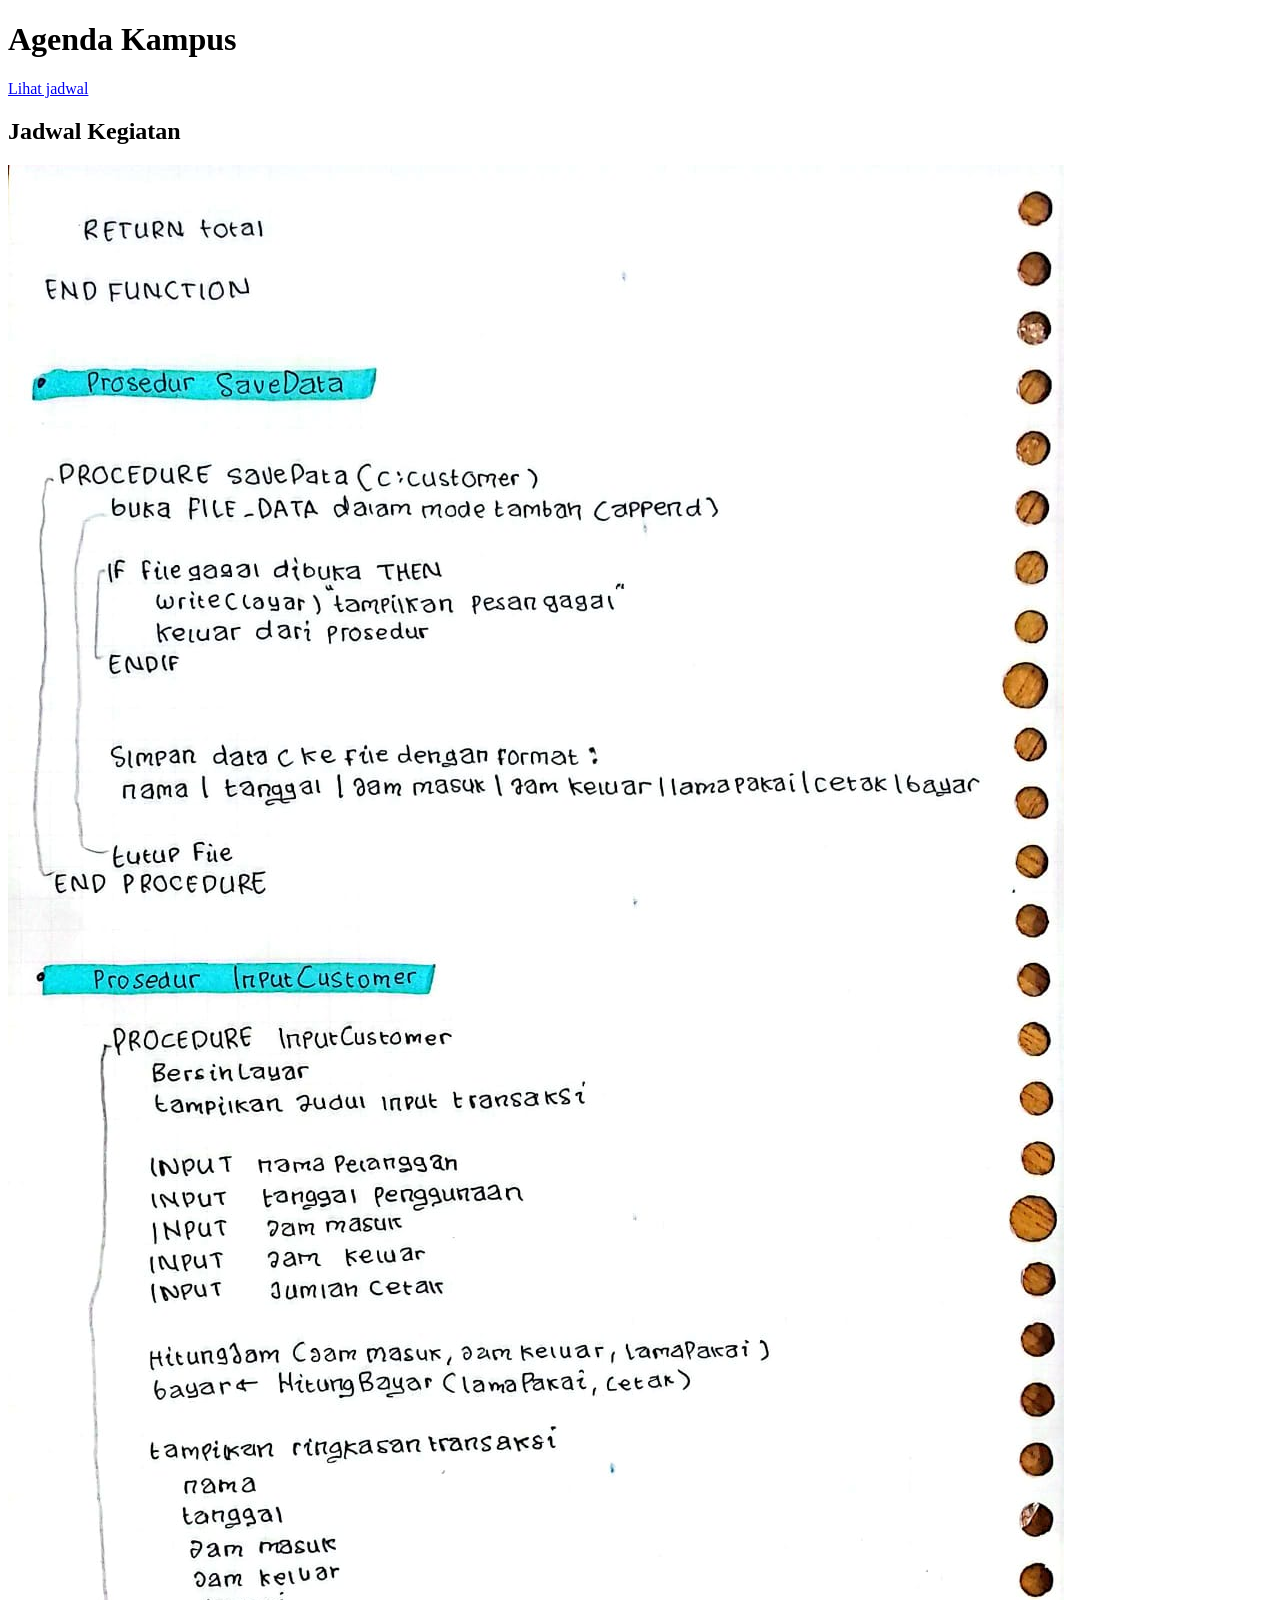
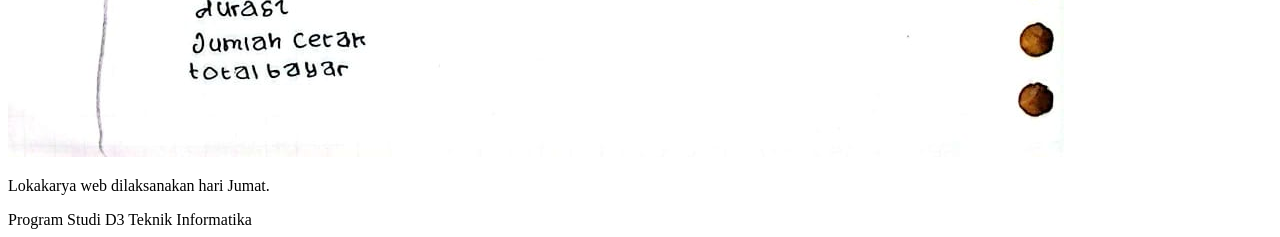
<file: 1. Troubleshooting HTML/index.html>
<!doctype html>
<html lang="id">
<head>
  <meta charset="utf-8">
  <meta name="viewport" content="width=device-width, initial-scale=1">
  <title>Eksperimen HTML</title>
</head>
<body>
  <header><h1>Agenda Kampus</h1></header>
  <nav><a href="#jadwal">Lihat jadwal</a></nav>
  <main>
    <section id="jadwal">
      <h2>Jadwal Kegiatan</h2>
      <img src="assets/kampus.jpg" alt="Mahasiswa mengikuti kegiatan kampus">
      <p>Lokakarya web dilaksanakan hari Jumat.</p>
    </section>
  </main>
  <footer>Program Studi D3 Teknik Informatika</footer>
</body>
</html>
</file>
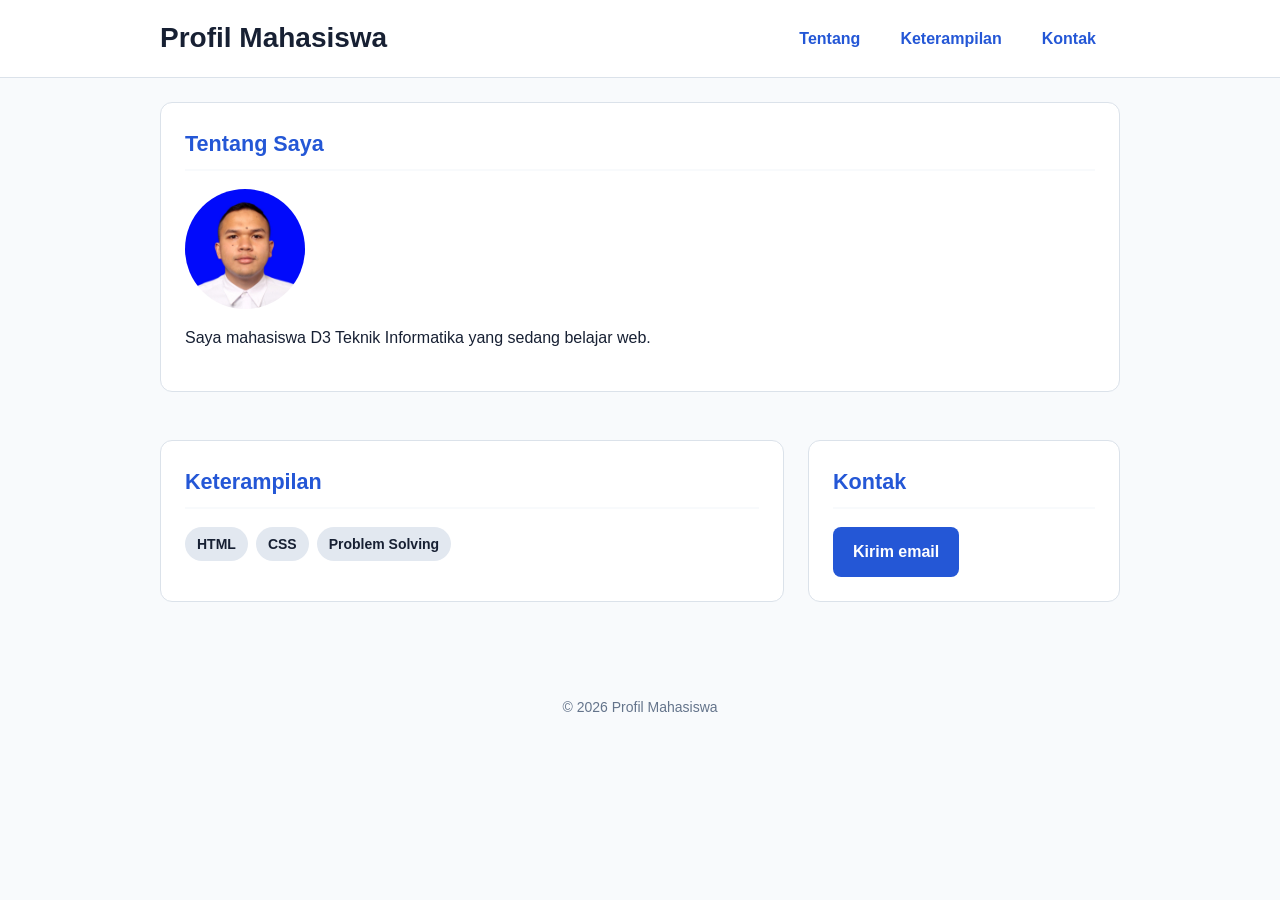
<file: 4. Tugas Praktikum/index.html>
<!doctype html>
<html lang="id">
<head>
  <meta charset="utf-8">
  <meta name="viewport" content="width=device-width, initial-scale=1">
  <title>Profil Mahasiswa</title>
  <link rel="stylesheet" href="css/style.css">
</head>
<body>

  <header class="site-header">
    <div class="container header-container">
      <h1>Profil Mahasiswa</h1>
      <nav class="nav-menu" aria-label="Navigasi Profil">
        <a class="nav-link" href="#tentang">Tentang</a>
        <a class="nav-link" href="#keterampilan">Keterampilan</a>
        <a class="nav-link" href="#kontak">Kontak</a>
      </nav>
    </div>
  </header>

  <main class="container">
    <div class="content-layout">
      <section id="tentang" class="card" aria-labelledby="judul-tentang">
        <h2 id="judul-tentang">Tentang Saya</h2>
        <img class="profile-img" src="assets/profile.jpeg" alt="Foto profil mahasiswa">
        <p>Saya mahasiswa D3 Teknik Informatika yang sedang belajar web.</p>
      </section>

      <section id="keterampilan" class="card" aria-labelledby="judul-keterampilan">
        <h2 id="judul-keterampilan">Keterampilan</h2>
        <ul class="skill-tags">
          <li>HTML</li>
          <li>CSS</li>
          <li>Problem Solving</li>
        </ul>
      </section>

      <section id="kontak" class="card" aria-labelledby="judul-kontak">
        <h2 id="judul-kontak">Kontak</h2>
        <a class="button" href="mailto:mahasiswa123@example.com">Kirim email</a>
      </section>
    </div>
  </main>

  <footer class="site-footer">
    <div class="container">
      <p>&copy; 2026 Profil Mahasiswa</p>
    </div>
  </footer>

</body>
</html>
</file>
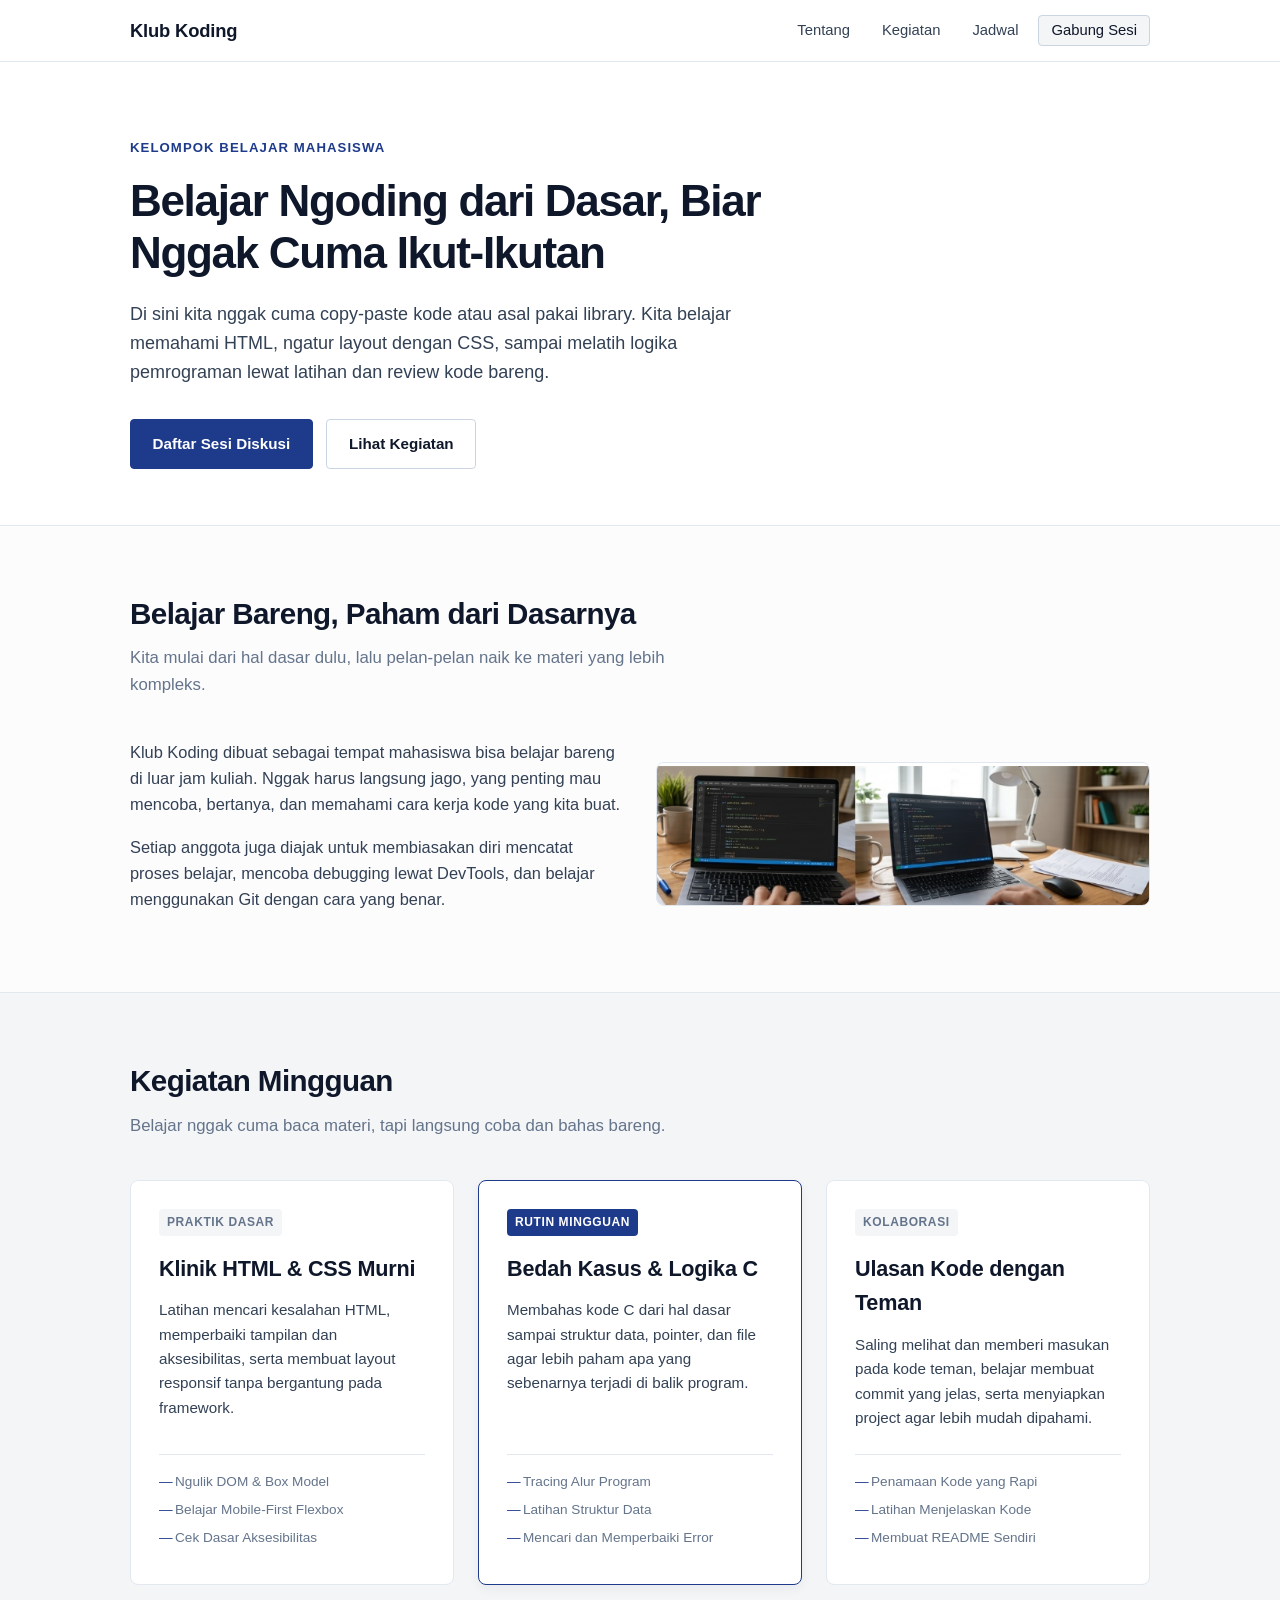
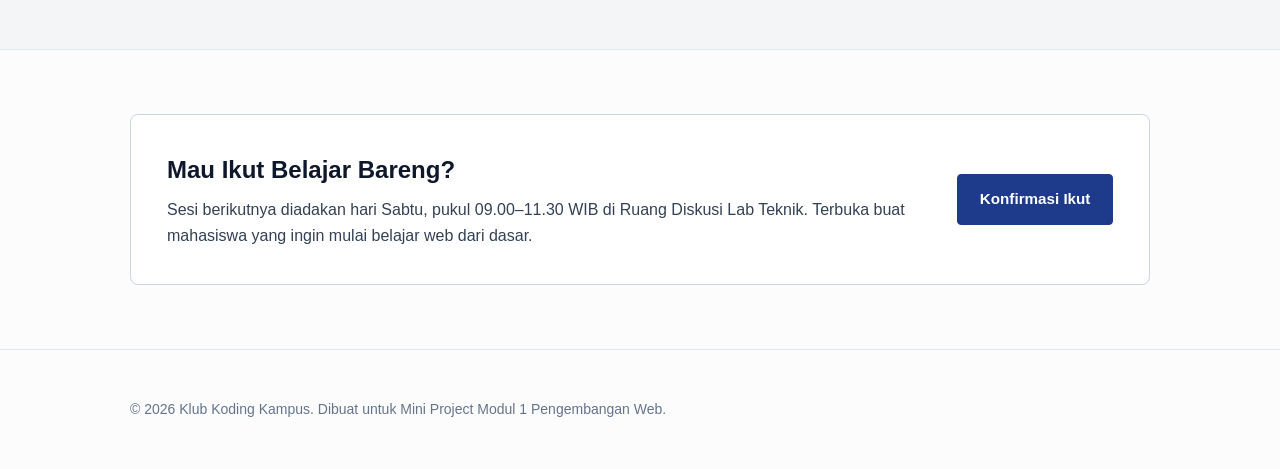
<file: 5. Mini project modul 1/index.html>
<!doctype html>
<html lang="id">
<head>
  <meta charset="utf-8">
  <meta name="viewport" content="width=device-width, initial-scale=1">
  <title>Klub Koding Kampus — Tempat Asik Belajar Web</title>
  <meta name="description" content="Komunitas belajar mahasiswa untuk memahami dasar web, logika pemrograman, dan cara kerja kode lewat praktik dan diskusi bareng.">
  <link rel="stylesheet" href="css/style.css">
</head>
<body>

  <header class="top-nav">
    <div class="shell nav-layout">
      <div class="brand">
        <a href="#hero" class="brand-link">Klub Koding</a>
      </div>
      <nav aria-label="Menu Utama">
        <ul class="nav-links">
          <li><a href="#tentang" class="nav-item">Tentang</a></li>
          <li><a href="#kegiatan" class="nav-item">Kegiatan</a></li>
          <li><a href="#jadwal" class="nav-item">Jadwal</a></li>
          <li><a href="#gabung" class="nav-item nav-btn">Gabung Sesi</a></li>
        </ul>
      </nav>
    </div>
  </header>

  <main>

    <section id="hero" class="hero-block" aria-labelledby="hero-title">
      <div class="shell">
        <div class="hero-content">
          <p class="tagline">Kelompok Belajar Mahasiswa</p>
          <h1 id="hero-title">Belajar Ngoding dari Dasar, Biar Nggak Cuma Ikut-Ikutan</h1>
          <p class="hero-lead">Di sini kita nggak cuma copy-paste kode atau asal pakai library. Kita belajar memahami HTML, ngatur layout dengan CSS, sampai melatih logika pemrograman lewat latihan dan review kode bareng.</p>
          <div class="action-row">
            <a href="#gabung" class="btn btn-primary">Daftar Sesi Diskusi</a>
            <a href="#kegiatan" class="btn btn-secondary">Lihat Kegiatan</a>
          </div>
        </div>
      </div>
    </section>

    <section id="tentang" class="section-pad" aria-labelledby="about-title">
      <div class="shell">
        <div class="section-head">
          <h2 id="about-title">Belajar Bareng, Paham dari Dasarnya</h2>
          <p>Kita mulai dari hal dasar dulu, lalu pelan-pelan naik ke materi yang lebih kompleks.</p>
        </div>
        <div class="about-grid">
          <div class="about-desc">
            <p>Klub Koding dibuat sebagai tempat mahasiswa bisa belajar bareng di luar jam kuliah. Nggak harus langsung jago, yang penting mau mencoba, bertanya, dan memahami cara kerja kode yang kita buat.</p>
            <p>Setiap anggota juga diajak untuk membiasakan diri mencatat proses belajar, mencoba debugging lewat DevTools, dan belajar menggunakan Git dengan cara yang benar.</p>
          </div>
          <figure class="about-figure">
            <img src="assets/workspace.jpg.png" alt="Belajar coding" class="fluid-img">
          </figure>
        </div>
      </div>
    </section>

    <section id="kegiatan" class="section-pad bg-contrast" aria-labelledby="activity-title">
      <div class="shell">
        <div class="section-head">
          <h2 id="activity-title">Kegiatan Mingguan</h2>
          <p>Belajar nggak cuma baca materi, tapi langsung coba dan bahas bareng.</p>
        </div>
        <div class="card-track">
          <article class="board">
            <span class="board-badge">Praktik Dasar</span>
            <h3 class="board-title">Klinik HTML & CSS Murni</h3>
            <p class="board-text">Latihan mencari kesalahan HTML, memperbaiki tampilan dan aksesibilitas, serta membuat layout responsif tanpa bergantung pada framework.</p>
            <ul class="board-specs">
              <li>Ngulik DOM & Box Model</li>
              <li>Belajar Mobile-First Flexbox</li>
              <li>Cek Dasar Aksesibilitas</li>
            </ul>
          </article>
          <article class="board board-highlight">
            <span class="board-badge badge-invert">Rutin Mingguan</span>
            <h3 class="board-title">Bedah Kasus & Logika C</h3>
            <p class="board-text">Membahas kode C dari hal dasar sampai struktur data, pointer, dan file agar lebih paham apa yang sebenarnya terjadi di balik program.</p>
            <ul class="board-specs">
              <li>Tracing Alur Program</li>
              <li>Latihan Struktur Data</li>
              <li>Mencari dan Memperbaiki Error</li>
            </ul>
          </article>
          <article class="board">
            <span class="board-badge">Kolaborasi</span>
            <h3 class="board-title">Ulasan Kode dengan Teman</h3>
            <p class="board-text">Saling melihat dan memberi masukan pada kode teman, belajar membuat commit yang jelas, serta menyiapkan project agar lebih mudah dipahami.</p>
            <ul class="board-specs">
              <li>Penamaan Kode yang Rapi</li>
              <li>Latihan Menjelaskan Kode</li>
              <li>Membuat README Sendiri</li>
            </ul>
          </article>
        </div>
      </div>
    </section>

    <section id="jadwal" class="section-pad" aria-labelledby="schedule-title">
      <div class="shell">
        <div class="info-banner" id="gabung">
          <div class="banner-body">
            <h2 id="schedule-title">Mau Ikut Belajar Bareng?</h2>
            <p>Sesi berikutnya diadakan hari Sabtu, pukul 09.00–11.30 WIB di Ruang Diskusi Lab Teknik. Terbuka buat mahasiswa yang ingin mulai belajar web dari dasar.</p>
          </div>
          <div class="banner-action">
            <a href="mailto:anonim@kampus.ac.id" class="btn btn-primary">Konfirmasi Ikut</a>
          </div>
        </div>
      </div>
    </section>

  </main>

  <footer class="site-end">
    <div class="shell end-layout">
      <p>&copy; 2026 Klub Koding Kampus. Dibuat untuk Mini Project Modul 1 Pengembangan Web.</p>
    </div>
  </footer>
  
</body>
</html>
</file>
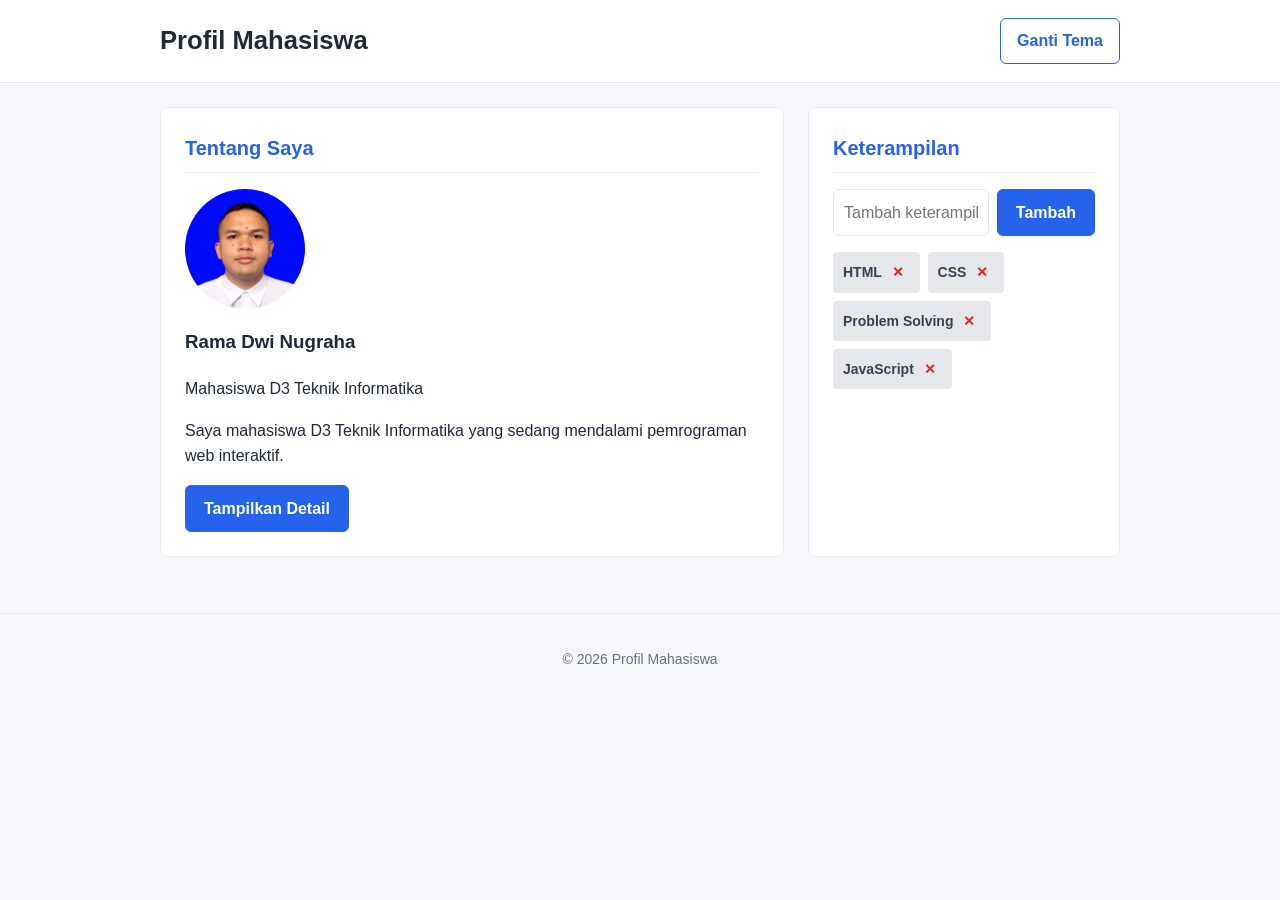
<file: 2. WEEK 2/4. Homework/index.html>
<!doctype html>
<html lang="id">
<head>
  <meta charset="utf-8">
  <meta name="viewport" content="width=device-width, initial-scale=1">
  <title>Interactive Profile Card</title>
  <link rel="stylesheet" href="css/style.css">
</head>
<body>
  <header class="site-header">
    <div class="container header-container">
      <h1>Profil Mahasiswa</h1>
      <button id="theme-toggle" class="button-sec">Ganti Tema</button>
    </div>
  </header>

  <main class="container">
    <div id="state-loading" class="state-box">Memuat data profil...</div>
    <div id="state-error" class="state-box hidden">
      <p>Gagal memuat data profil.</p>
      <button id="btn-retry" class="button">Coba Lagi</button>
    </div>

    <div id="profile-card" class="content-layout hidden">
      <section id="tentang" class="card" aria-labelledby="judul-tentang">
        <h2 id="judul-tentang">Tentang Saya</h2>
        <img id="profile-img" class="profile-img" src="" alt="Foto profil mahasiswa">
        <h3 id="profile-name"></h3>
        <p id="profile-role" class="badge-role"></p>
        <p id="profile-bio"></p>

        <button id="btn-detail" class="button" aria-expanded="false">Tampilkan Detail</button>
        <div id="profile-detail" class="detail-content hidden">
          <p id="detail-text"></p>
        </div>
      </section>

      <section id="keterampilan" class="card" aria-labelledby="judul-keterampilan">
        <h2 id="judul-keterampilan">Keterampilan</h2>
        
        <form id="skill-form" class="skill-form">
          <input type="text" id="skill-input" placeholder="Tambah keterampilan..." />
          <button type="submit" class="button">Tambah</button>
        </form>
        <p id="form-error" class="error-text hidden">Keterampilan tidak boleh kosong!</p>

        <p id="state-empty-skill" class="empty-text hidden">Belum ada keterampilan.</p>
        <ul id="skill-list" class="skill-tags"></ul>
      </section>
    </div>
  </main>

  <footer class="site-footer">
    <div class="container">
      <p>&copy; 2026 Profil Mahasiswa</p>
    </div>
  </footer>

  <script src="js/app.js" defer></script>
</body>
</html>
</file>
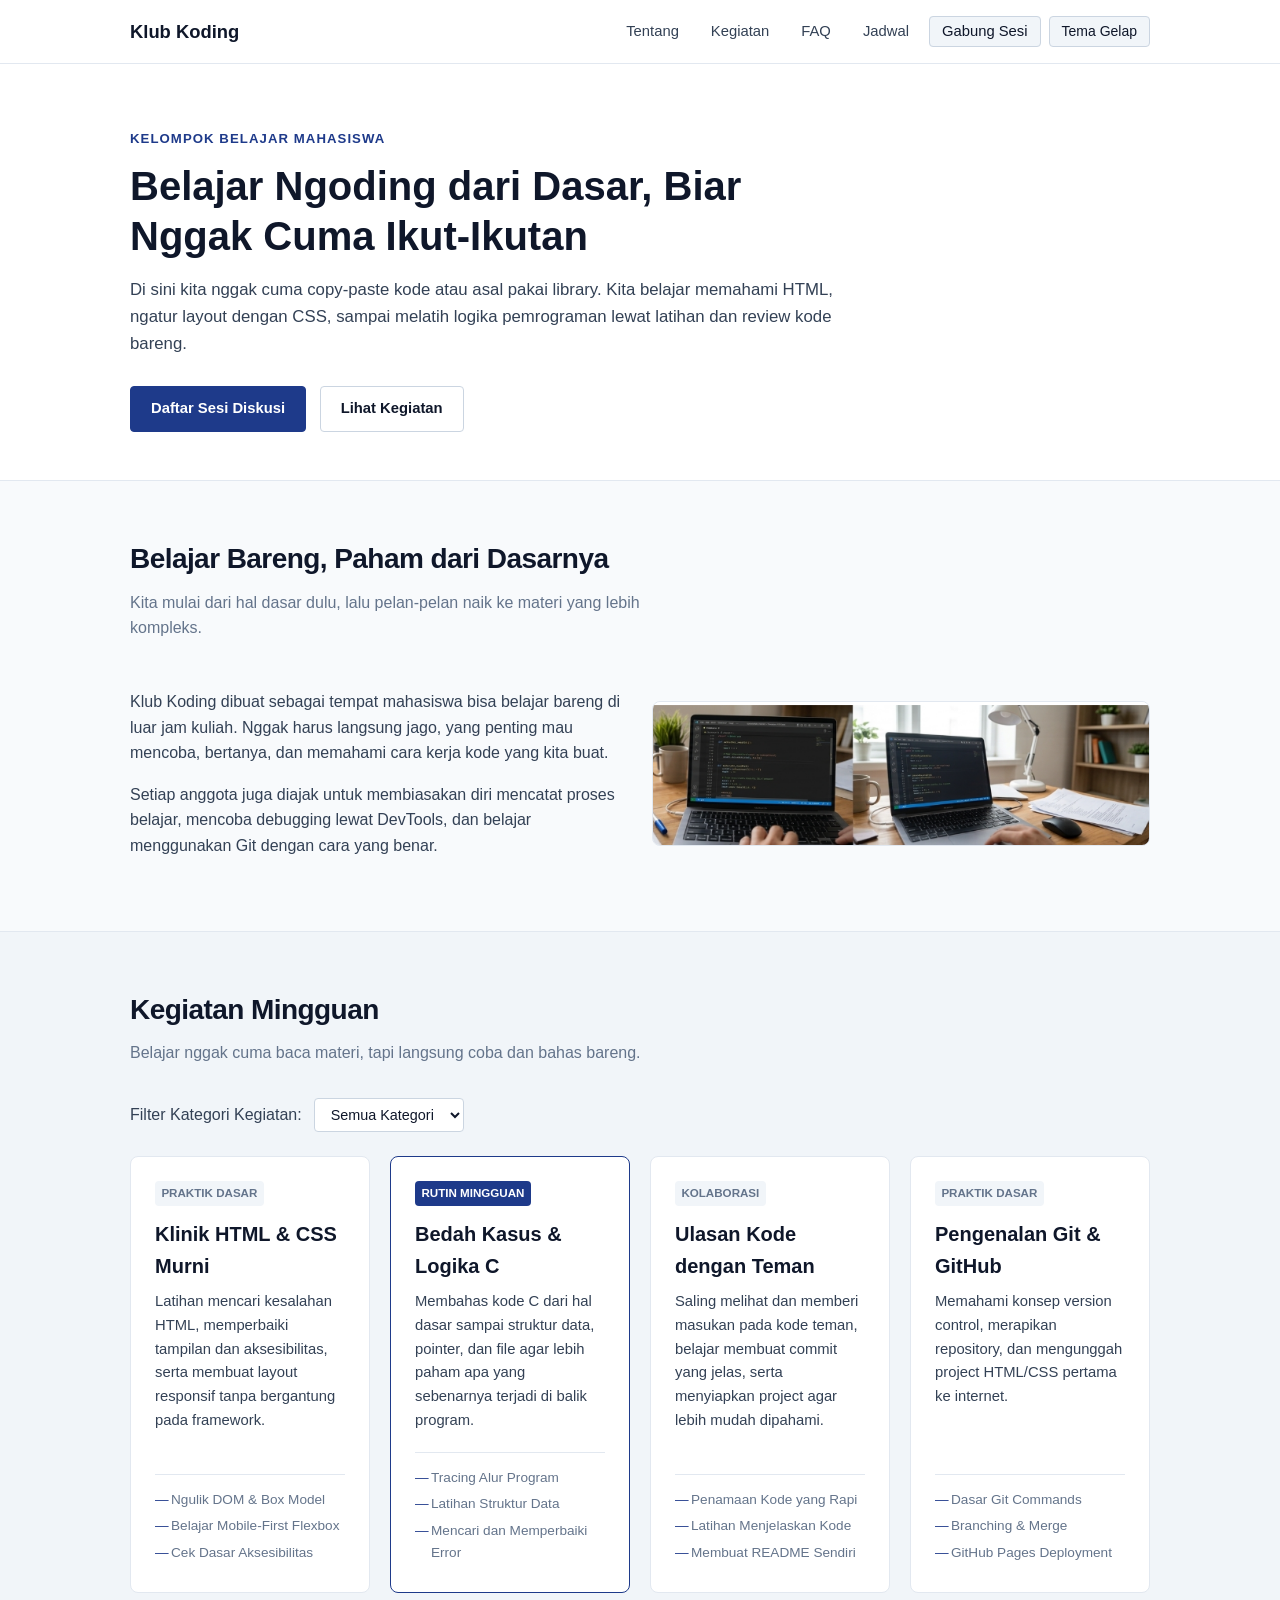
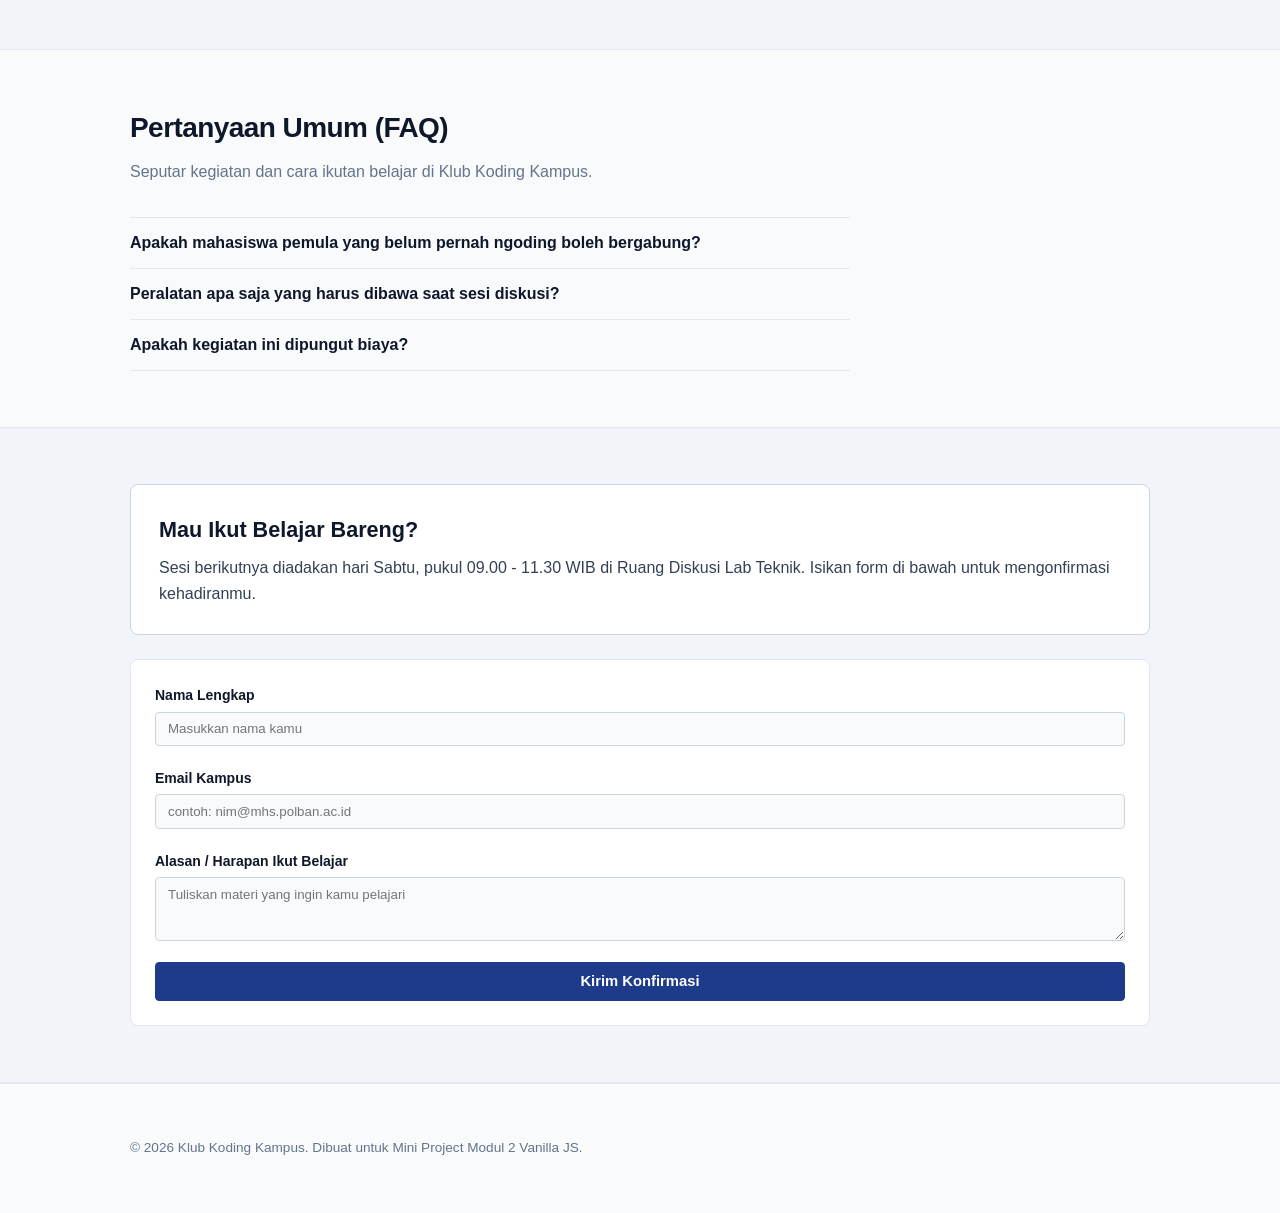
<file: 2. WEEK 2/6. Mini project modul 2/index.html>
<!doctype html>
<html lang="id">
<head>
  <meta charset="utf-8">
  <meta name="viewport" content="width=device-width, initial-scale=1">
  <title>Klub Koding Kampus - Tempat Asik Belajar Web</title>
  <meta name="description" content="Komunitas belajar mahasiswa untuk memahami dasar web, logika pemrograman, dan cara kerja kode lewat praktik dan diskusi bareng.">
  <link rel="stylesheet" href="css/stylebaru.css">
  <script src="js/app.js" defer></script>
</head>
<body>
  <header class="top-nav">
    <div class="shell nav-layout">
      <div class="brand">
        <a href="#hero" class="brand-link">Klub Koding</a>
        <button id="nav-toggle" class="nav-toggle" aria-expanded="false" aria-controls="nav-menu" aria-label="Buka menu navigasi">
          ☰
        </button>
      </div>
      <nav id="nav-menu" class="nav-menu" aria-label="Menu Utama">
        <ul class="nav-links">
          <li><a href="#tentang" class="nav-item">Tentang</a></li>
          <li><a href="#kegiatan" class="nav-item">Kegiatan</a></li>
          <li><a href="#faq" class="nav-item">FAQ</a></li>
          <li><a href="#jadwal" class="nav-item">Jadwal</a></li>
          <li><a href="#gabung" class="nav-item nav-btn">Gabung Sesi</a></li>
          <li><button id="theme-toggle" class="btn-theme-toggle">Tema Gelap</button></li>
        </ul>
      </nav>
    </div>
  </header>

  <main>
    <section id="hero" class="hero-block" aria-labelledby="hero-title">
      <div class="shell">
        <div class="hero-content">
          <p class="tagline">Kelompok Belajar Mahasiswa</p>
          <h1 id="hero-title">Belajar Ngoding dari Dasar, Biar Nggak Cuma Ikut-Ikutan</h1>
          <p class="hero-lead">Di sini kita nggak cuma copy-paste kode atau asal pakai library. Kita belajar memahami HTML, ngatur layout dengan CSS, sampai melatih logika pemrograman lewat latihan dan review kode bareng.</p>
          <div class="action-row">
            <a href="#gabung" class="btn btn-primary">Daftar Sesi Diskusi</a>
            <a href="#kegiatan" class="btn btn-secondary">Lihat Kegiatan</a>
          </div>
        </div>
      </div>
    </section>

    <section id="tentang" class="section-pad" aria-labelledby="about-title">
      <div class="shell">
        <div class="section-head">
          <h2 id="about-title">Belajar Bareng, Paham dari Dasarnya</h2>
          <p>Kita mulai dari hal dasar dulu, lalu pelan-pelan naik ke materi yang lebih kompleks.</p>
        </div>
        <div class="about-grid">
          <div class="about-desc">
            <p>Klub Koding dibuat sebagai tempat mahasiswa bisa belajar bareng di luar jam kuliah. Nggak harus langsung jago, yang penting mau mencoba, bertanya, dan memahami cara kerja kode yang kita buat.</p>
            <p>Setiap anggota juga diajak untuk membiasakan diri mencatat proses belajar, mencoba debugging lewat DevTools, dan belajar menggunakan Git dengan cara yang benar.</p>
          </div>
          <figure class="about-figure">
            <img src="assets/workspace.jpg.png" alt="Belajar coding" class="fluid-img">
          </figure>
        </div>
      </div>
    </section>

    <section id="kegiatan" class="section-pad bg-contrast" aria-labelledby="activity-title">
      <div class="shell">
        <div class="section-head">
          <h2 id="activity-title">Kegiatan Mingguan</h2>
          <p>Belajar nggak cuma baca materi, tapi langsung coba dan bahas bareng.</p>
        </div>

        <div class="filter-wrapper">
          <label for="category-filter">Filter Kategori Kegiatan:</label>
          <select id="category-filter" class="select-filter">
            <option value="all">Semua Kategori</option>
            <option value="dasar">Praktik Dasar</option>
            <option value="rutin">Rutin Mingguan</option>
            <option value="kolaborasi">Kolaborasi</option>
          </select>
        </div>

        <div id="activity-card-track" class="card-track" aria-live="polite"></div>
      </div>
    </section>

    <section id="faq" class="section-pad" aria-labelledby="faq-title">
      <div class="shell">
        <div class="section-head">
          <h2 id="faq-title">Pertanyaan Umum (FAQ)</h2>
          <p>Seputar kegiatan dan cara ikutan belajar di Klub Koding Kampus.</p>
        </div>
        <div class="accordion">
          <div class="accordion-item">
            <button class="accordion-trigger" aria-expanded="false" aria-controls="faq-ans-1">
              Apakah mahasiswa pemula yang belum pernah ngoding boleh bergabung?
            </button>
            <div id="faq-ans-1" class="accordion-panel" hidden>
              <p>Sangat boleh! Klub ini justru dibuat untuk belajar dari nol bersama-sama tanpa takut salah.</p>
            </div>
          </div>
          <div class="accordion-item">
            <button class="accordion-trigger" aria-expanded="false" aria-controls="faq-ans-2">
              Peralatan apa saja yang harus dibawa saat sesi diskusi?
            </button>
            <div id="faq-ans-2" class="accordion-panel" hidden>
              <p>Cukup membawa laptop dengan browser (Chrome/Firefox) dan code editor seperti VS Code yang sudah terinstall.</p>
            </div>
          </div>
          <div class="accordion-item">
            <button class="accordion-trigger" aria-expanded="false" aria-controls="faq-ans-3">
              Apakah kegiatan ini dipungut biaya?
            </button>
            <div id="faq-ans-3" class="accordion-panel" hidden>
              <p>Tidak ada biaya sama sekali (Gratis). Ini adalah kelompok belajar mandiri sesama mahasiswa.</p>
            </div>
          </div>
        </div>
      </div>
    </section>

    <section id="jadwal" class="section-pad bg-contrast" aria-labelledby="schedule-title">
      <div class="shell">
        <div class="info-banner" id="gabung">
          <div class="banner-body">
            <h2 id="schedule-title">Mau Ikut Belajar Bareng?</h2>
            <p>Sesi berikutnya diadakan hari Sabtu, pukul 09.00 - 11.30 WIB di Ruang Diskusi Lab Teknik. Isikan form di bawah untuk mengonfirmasi kehadiranmu.</p>
          </div>
        </div>

        <form id="contact-form" class="contact-form" novalidate>
          <div class="form-group">
            <label for="form-nama">Nama Lengkap</label>
            <input type="text" id="form-nama" name="nama" placeholder="Masukkan nama kamu" required>
            <span class="error-msg" id="err-nama"></span>
          </div>

          <div class="form-group">
            <label for="form-email">Email Kampus</label>
            <input type="email" id="form-email" name="email" placeholder="contoh: nim@mhs.polban.ac.id" required>
            <span class="error-msg" id="err-email"></span>
          </div>

          <div class="form-group">
            <label for="form-alasan">Alasan / Harapan Ikut Belajar</label>
            <textarea id="form-alasan" name="alasan" rows="3" placeholder="Tuliskan materi yang ingin kamu pelajari" required></textarea>
            <span class="error-msg" id="err-alasan"></span>
          </div>

          <button type="submit" class="btn btn-primary">Kirim Konfirmasi</button>
        </form>

        <div id="form-feedback" class="form-feedback hidden" role="alert"></div>
      </div>
    </section>
  </main>

  <footer class="site-end">
    <div class="shell end-layout">
      <p>&copy; 2026 Klub Koding Kampus. Dibuat untuk Mini Project Modul 2 Vanilla JS.</p>
    </div>
  </footer>

  <button id="back-to-top" class="back-to-top hidden" aria-label="Kembali ke atas">
    ↑
  </button>
</body>
</html>
</file>
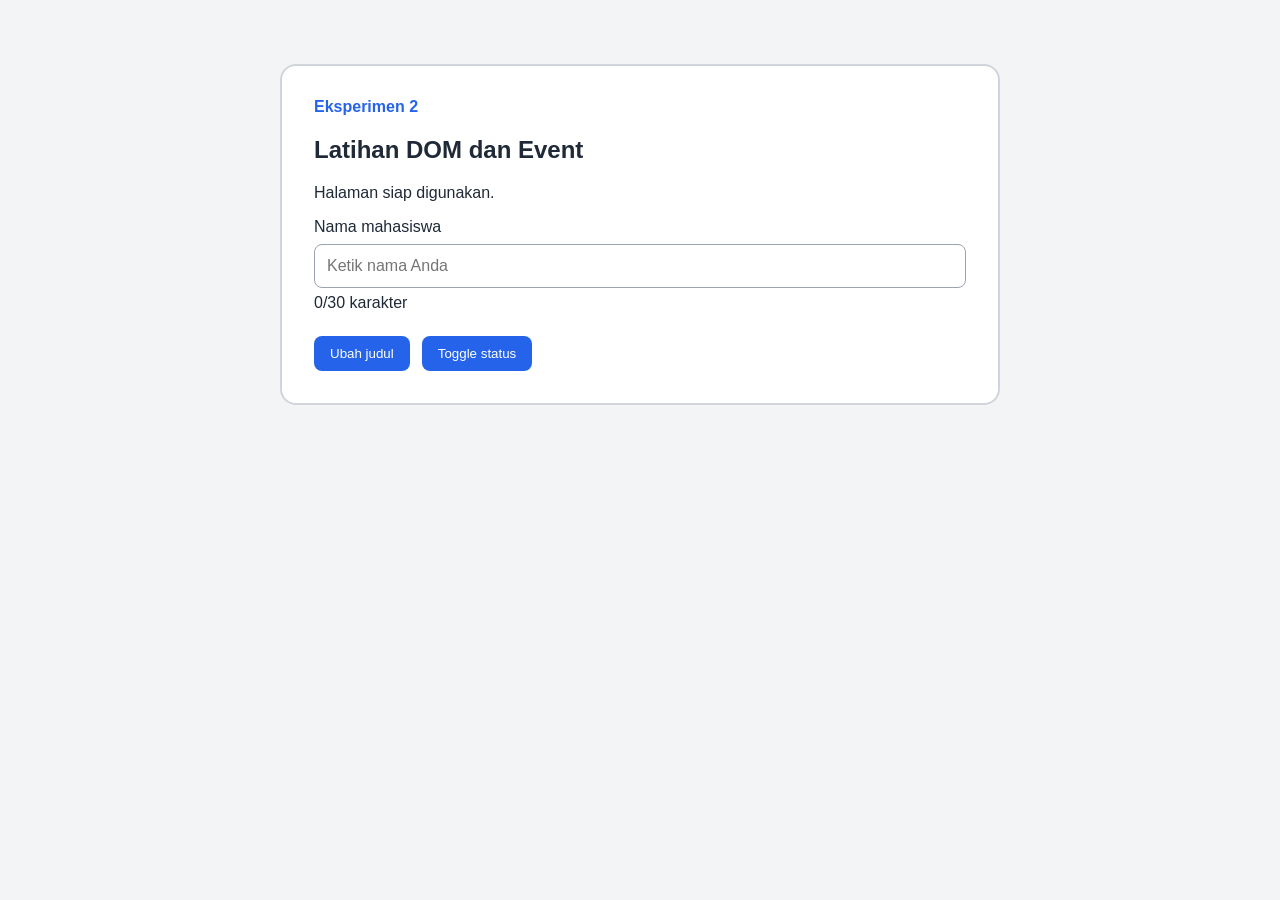
<file: 2. WEEK 2/1. Eksperimen/Eksperimen 2. DOM dan Event/index.html>
<!doctype html>
<html lang="id">
<head>
    <meta charset="utf-8">
    <meta name="viewport"
        content="width=device-width, initial-scale=1">
    <title>Eksperimen DOM dan Event</title>
    <link rel="stylesheet" href="css/style.css">
</head>
<body>
    <main class="container">
        <section class="praktikum-card"
                aria-labelledby="judul-utama">
            <p class="label">Eksperimen 2</p>
            <h1 id="judul-utama">Latihan DOM dan Event</h1>
            <p id="status" aria-live="polite">
            Halaman siap digunakan.
            </p>
            <label for="nama">Nama mahasiswa</label>
            <input id="nama" name="nama" type="text"
                maxlength="30"
                placeholder="Ketik nama Anda">
            <p class="counter">
            <span id="jumlah-karakter">0</span>/30 karakter
            </p>
            <div class="actions">
            <button id="ubah-judul" type="button">
            Ubah judul
            </button>
            <button id="toggle-status" type="button"
                aria-pressed="false">
            Toggle status
            </button>
            </div>
        </section>
    </main>
 <script src="js/app.js" defer></script>
</body>
</html>
</file>
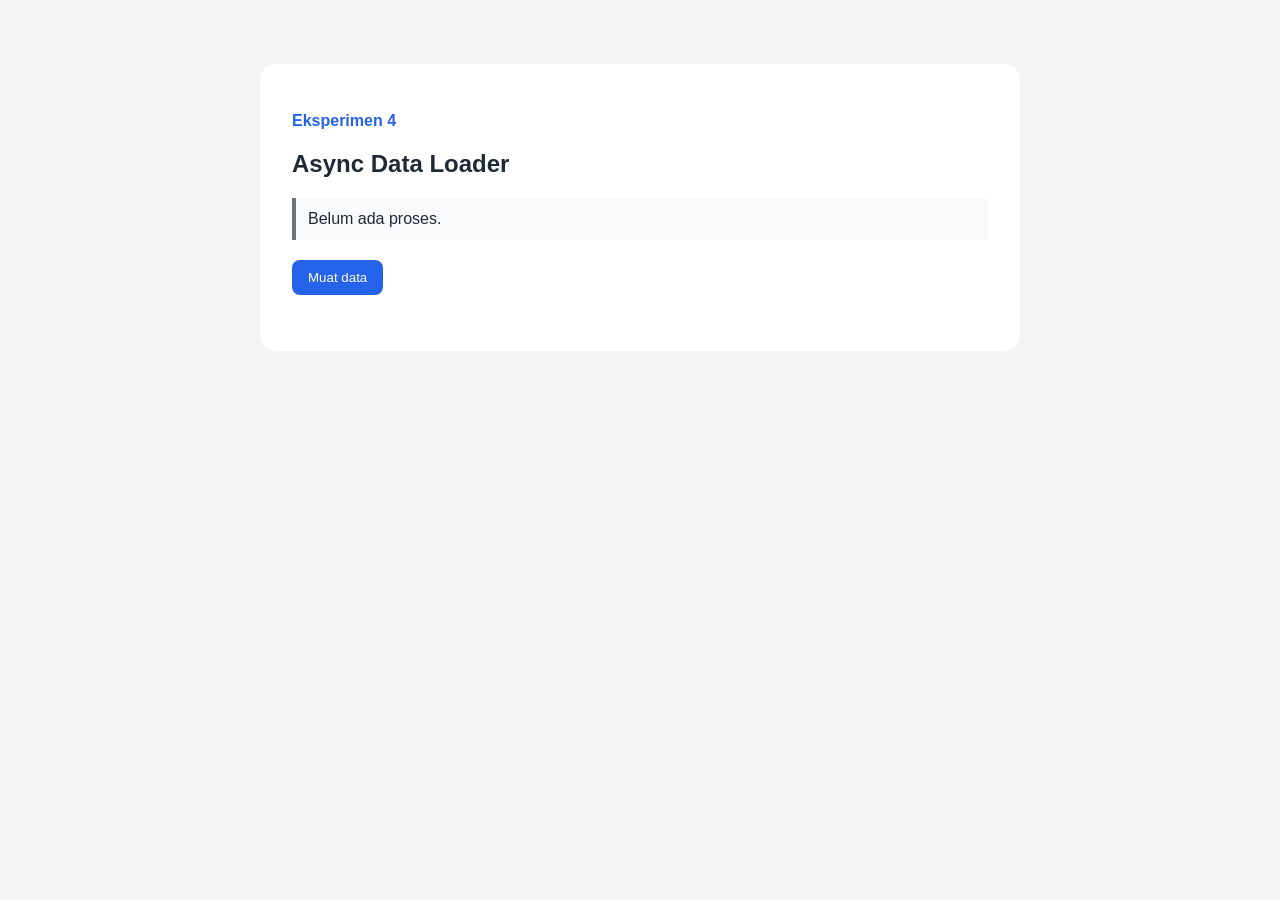
<file: 2. WEEK 2/1. Eksperimen/Eksperimen 3 Promise, fetch, dan State UI/index.html>
<!doctype html>
<html lang="id">
<head>
    <meta charset="utf-8">
    <meta name="viewport"
        content="width=device-width, initial-scale=1">
    <title>Eksperimen Asynchronous JavaScript</title>
    <link rel="stylesheet" href="css/style.css">
</head>

<body>
    <main class="container">
        <section class="praktikum-card"
             aria-labelledby="judul-utama">
        <p class="label">Eksperimen 4</p>
        <h1 id="judul-utama">Async Data Loader</h1>
        <p id="status" class="status" data-state="idle"
             role="status" aria-live="polite">
             Belum ada proses.
        </p>
        <button id="muat-data" type="button">
             Muat data
        </button>
        <section id="daftar-fitur" class="grid"
             aria-label="Daftar fitur"></section>
        </section>
    </main>
    <script src="js/app.js" defer></script>
</body>
</html>
</file>
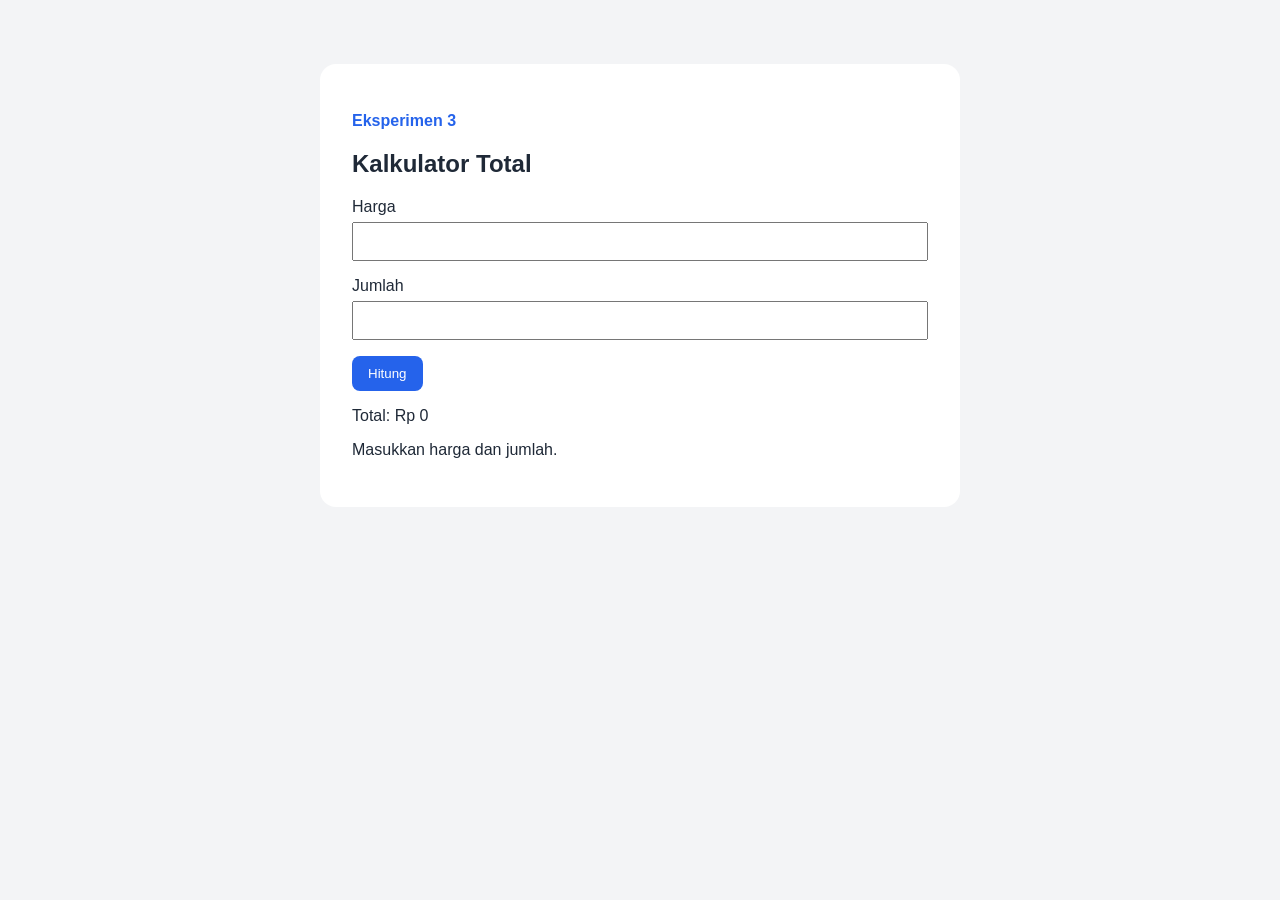
<file: 2. WEEK 2/1. Eksperimen/Eksperimen 4. Diagnosis Error JavaScript/index.html>
<!doctype html> 
<html lang="id"> 
<head> 
  <meta charset="utf-8"> 
  <meta name="viewport" 
        content="width=device-width, initial-scale=1"> 
  <title>Eksperimen Diagnosis Error</title> 
  <link rel="stylesheet" href="css/style.css"> 
</head> 
<body> 
  <main class="container"> 
    <section class="praktikum-card" 
             aria-labelledby="judul-utama"> 
      <p class="label">Eksperimen 3</p> 
      <h1 id="judul-utama">Kalkulator Total</h1> 
  
      <form id="form-hitung"> 
        <label for="harga">Harga</label> 
        <input id="harga" name="harga" type="number" 
               min="1" required> 
  
        <label for="jumlah">Jumlah</label> 
        <input id="jumlah" name="jumlah" type="number" 
               min="1" required> 
  
        <button id="hitung" type="submit">Hitung</button> 
      </form> 
  
      <p>Total: Rp <output id="hasil">0</output></p> 
      <p id="pesan" role="status" aria-live="polite"> 
        Masukkan harga dan jumlah. 
      </p> 
    </section> 
  </main> 
  
  <script src="js/app.js" defer></script> 
</body> 
</html>
</file>
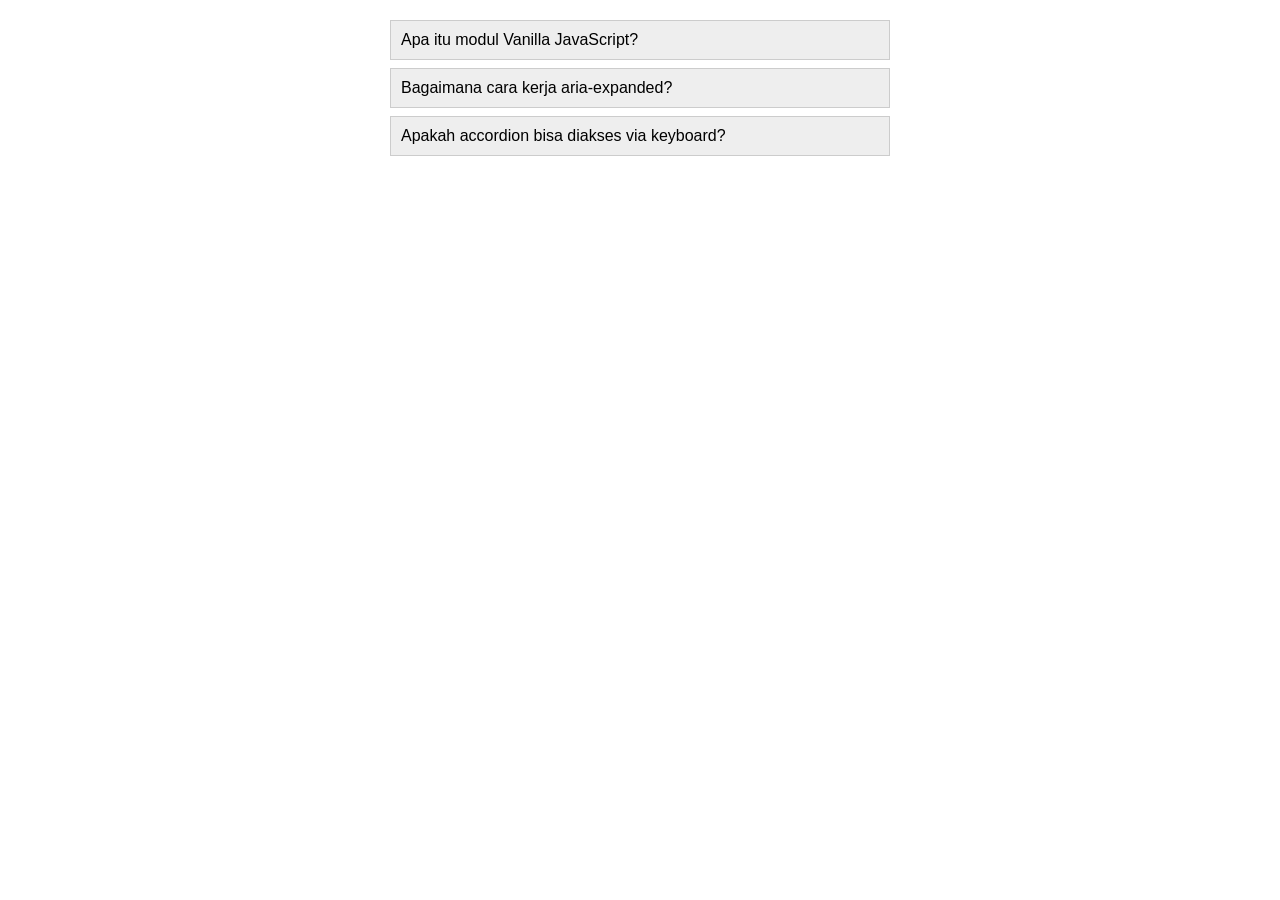
<file: 2. WEEK 2/2. Independent Challenge/FAQ Accordion/index.html>
<!DOCTYPE html>
<html lang="id">
<head>
  <meta charset="UTF-8">
  <meta name="viewport" content="width=device-width, initial-scale=1.0">
  <title>FAQ Accordion</title>
  <link rel="stylesheet" href="css/style.css">
</head>
<body>

  <div class="faq">
    <div class="faq-item">
      <button type="button" class="faq-btn" aria-expanded="false" aria-controls="faq-ans-1">
        Apa itu modul Vanilla JavaScript?
      </button>
      <div id="faq-ans-1" class="faq-ans" hidden>
        <p>Modul ini membahas konsep dasar JavaScript tanpa framework atau library luar.</p>
      </div>
    </div>

    <div class="faq-item">
      <button type="button" class="faq-btn" aria-expanded="false" aria-controls="faq-ans-2">
        Bagaimana cara kerja aria-expanded?
      </button>
      <div id="faq-ans-2" class="faq-ans" hidden>
        <p>Properti ini memberi tahu pembaca layar (screen reader) apakah konten jawaban sedang terbuka atau tertutup.</p>
      </div>
    </div>

    <div class="faq-item">
      <button type="button" class="faq-btn" aria-expanded="false" aria-controls="faq-ans-3">
        Apakah accordion bisa diakses via keyboard?
      </button>
      <div id="faq-ans-3" class="faq-ans" hidden>
        <p>Bisa, karena menggunakan elemen button bawaan yang dapat difokuskan menggunakan tombol Tab dan Enter/Space.</p>
      </div>
    </div>
  </div>

  <script src="js/app.js"></script>
</body>
</html>
</file>
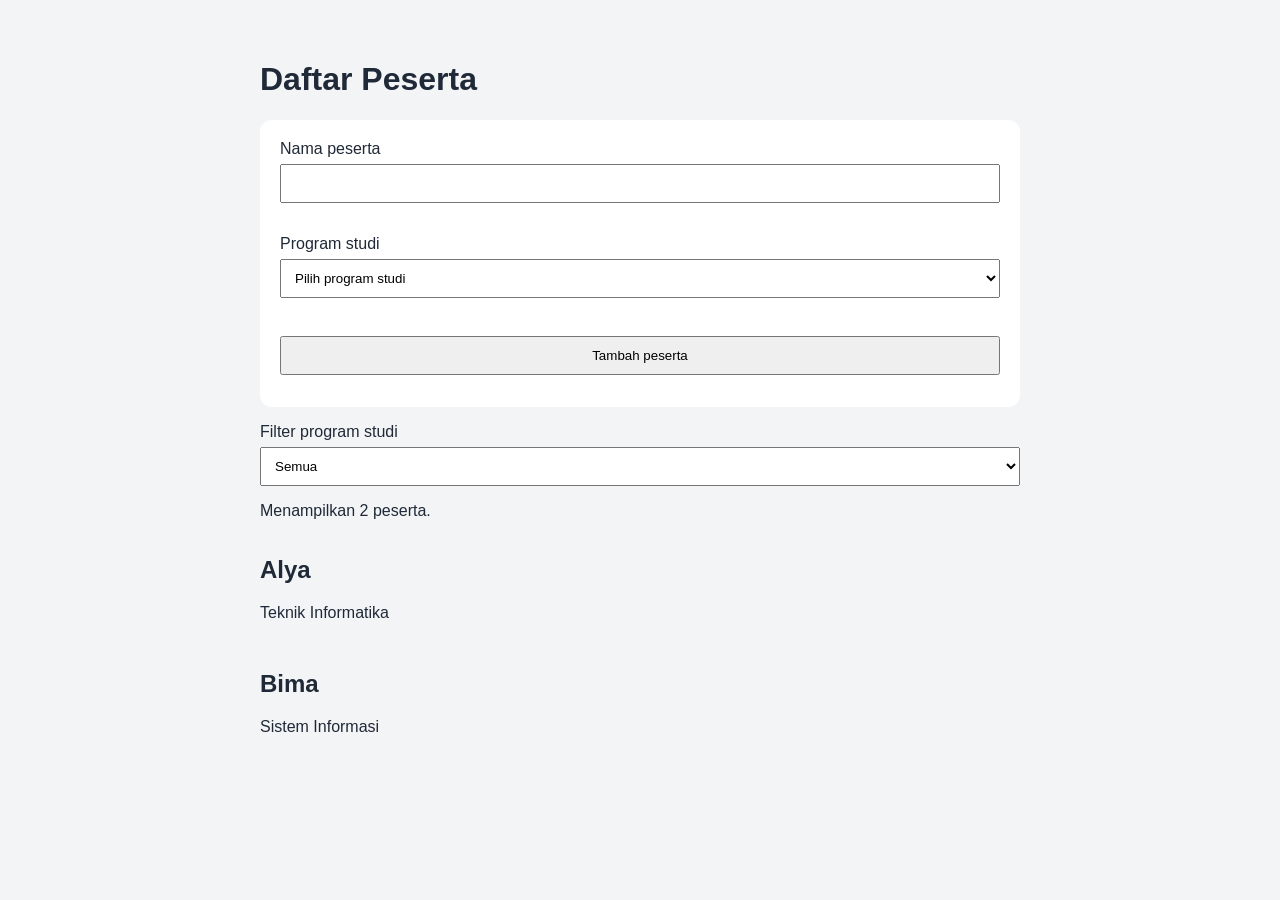
<file: 2. WEEK 2/3. Task/Task 2/index.html>
<!doctype html> 
<html lang="id"> 
<head> 
  <meta charset="utf-8"> 
  <meta name="viewport" content="width=device-width, initial-scale=1"> 
  <title>Task 2 DOM dan Form</title> 
  <link rel="stylesheet" href="css/style.css"> 
</head> 
<body> 
  <main class="container"> 
    <h1>Daftar Peserta</h1> 
  
    <form id="form-peserta" novalidate> 
      <label for="nama">Nama peserta</label> 
      <input id="nama" name="nama" autocomplete="name" 
             aria-describedby="error-nama" required> 
      <small id="error-nama" class="error"></small> 
  
      <label for="prodi">Program studi</label> 
      <select id="prodi" name="prodi" 
              aria-describedby="error-prodi" required> 
        <option value="">Pilih program studi</option> 
        <option>Teknik Informatika</option> 
        <option>Sistem Informasi</option> 
      </select> 
      <small id="error-prodi" class="error"></small> 
  
      <button type="submit">Tambah peserta</button> 
    </form> 
  
    <label for="filter-prodi">Filter program studi</label> 
    <select id="filter-prodi"> 
      <option value="semua">Semua</option> 
      <option>Teknik Informatika</option> 
      <option>Sistem Informasi</option> 
      <option>Manajemen Informatika</option> 
    </select> 
  
    <p id="status" role="status" aria-live="polite"></p> 
    <section id="daftar-peserta" class="grid" 
             aria-label="Daftar peserta"></section> 
  </main> 
  <script src="js/app.js" defer></script> 
</body> 
</html>
</file>
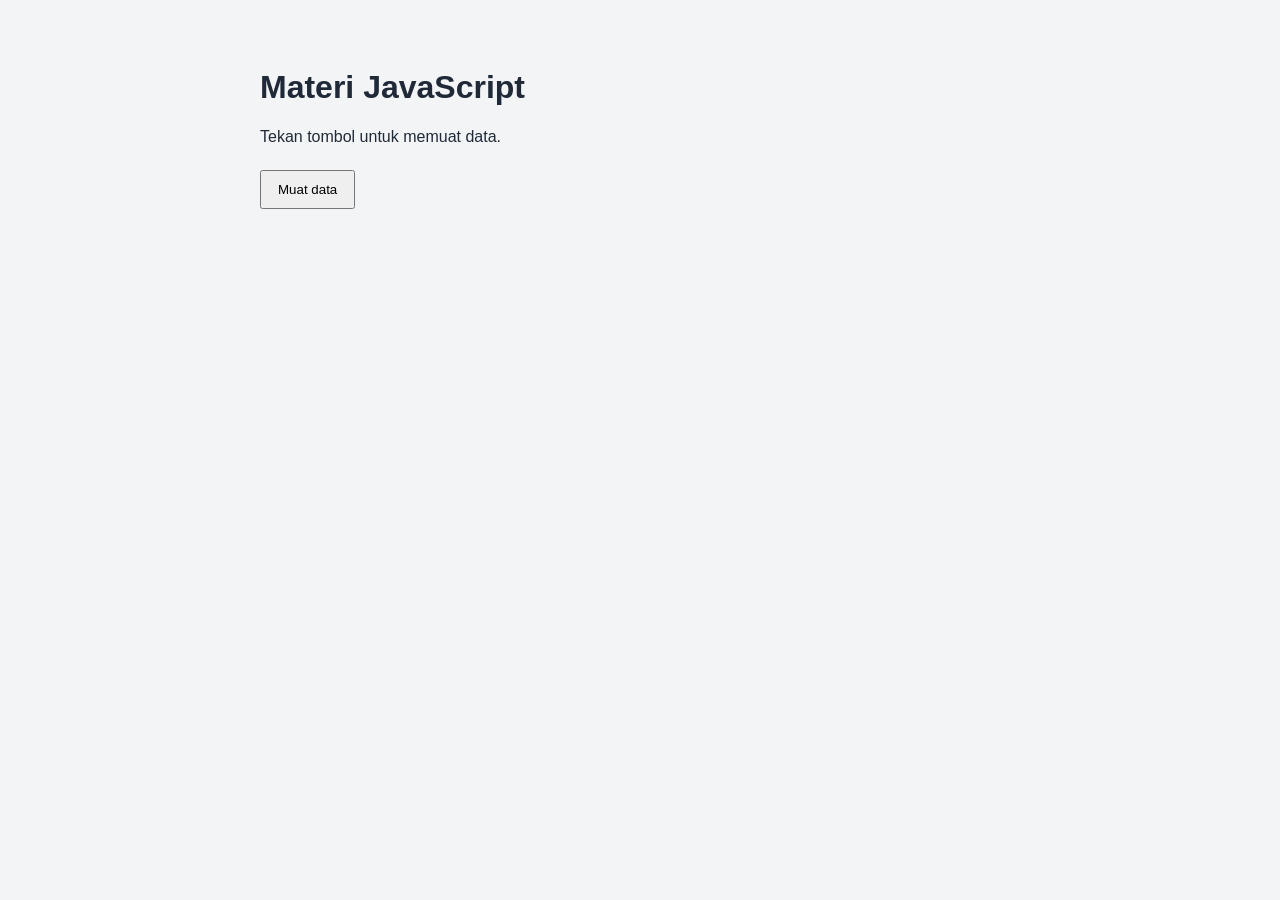
<file: 2. WEEK 2/3. Task/Task 3/index.html>
<!doctype html> 
<html lang="id"> 
<head> 
  <meta charset="utf-8"> 
  <meta name="viewport" content="width=device-width, initial-scale=1"> 
  <title>Task 3 Async Data Loader</title> 
  <link rel="stylesheet" href="css/style.css"> 
</head> 
<body> 
  <main class="container"> 
    <h1>Materi JavaScript</h1> 
    <p id="status" role="status" aria-live="polite"> 
      Tekan tombol untuk memuat data. 
    </p> 
    <button id="muat" type="button">Muat data</button> 
    <button id="coba-lagi" type="button" hidden>Coba lagi</button> 
    <section id="daftar-materi" class="grid" 
             aria-label="Daftar materi"></section> 
  </main> 
  <script src="js/app.js" defer></script> 
</body> 
</html>
</file>
<file: 4. Tugas Praktikum/css/style.css>
/* 1. Design Tokens & Global Reset */
:root {
  --color-primary: #2457d6;
  --color-primary-dark: #193ca0;
  --color-accent: #f4b000;
  --color-bg: #f8fafc;
  --color-surface: #ffffff;
  --color-text: #172033;
  --color-border: #dbe2ea;
  --space-base: 1.5rem;
  --radius-card: 12px;
  --radius-btn: 8px;
}

*, *::before, *::after {
  box-sizing: border-box;
}

body {
  margin: 0;
  font-family: Arial, sans-serif;
  color: var(--color-text);
  background-color: var(--color-bg);
  line-height: 1.6;
}

/* 2. Reusable Layout: .container */
.container {
  width: min(100% - 2rem, 960px);
  margin-inline: auto;
}

.site-header {
  background-color: var(--color-surface);
  border-bottom: 1px solid var(--color-border);
  padding-block: 1rem;
  margin-bottom: var(--space-base);
}

.site-header h1 {
  margin: 0 0 0.5rem 0;
  font-size: 1.75rem;
}

.card {
  background-color: var(--color-surface);
  border: 1px solid var(--color-border);
  border-radius: var(--radius-card);
  padding: var(--space-base);
  margin-bottom: var(--space-base);
}

.card h2 {
  margin-top: 0;
  color: var(--color-primary);
  font-size: 1.35rem;
  border-bottom: 2px solid var(--color-bg);
  padding-bottom: 0.5rem;
}

.profile-img {
  max-width: 120px;
  border-radius: 50%;
  display: block;
  margin-block: 0.75rem;
}

.skill-list {
  padding-left: 1.25rem;
  margin: 0;
}

.skill-list li {
  margin-bottom: 0.25rem;
}

.nav-link {
  color: var(--color-primary);
  text-decoration: none;
  margin-right: 1rem;
  font-weight: bold;
  padding: 0.25rem 0.5rem;
  border-radius: 4px;
  display: inline-block;
}

.nav-link:hover {
  text-decoration: underline;
  color: var(--color-primary-dark);
}

.nav-link:focus-visible {
  outline: 3px solid var(--color-accent);
  outline-offset: 2px;
}

.button {
  display: inline-block;
  padding: 0.75rem 1.25rem;
  background-color: var(--color-primary);
  color: #ffffff;
  text-decoration: none;
  border-radius: var(--radius-btn);
  font-weight: bold;
  transition: background-color 0.2s ease;
}

.button:hover {
  background-color: var(--color-primary-dark);
}

.button:focus-visible {
  outline: 3px solid var(--color-accent);
  outline-offset: 3px;
}

.site-footer {
  text-align: center;
  font-size: 0.875rem;
  color: #64748b;
  padding-block: 1.5rem;
  margin-top: 2rem;
}

.nav-menu {
  display: flex;
  flex-wrap: wrap;
  gap: 0.5rem;
}

.skill-tags {
  list-style: none;
  padding: 0;
  margin: 0;
  display: flex;
  flex-wrap: wrap;
  gap: 0.5rem;
}

.skill-tags li {
  background-color: #e2e8f0;
  color: var(--color-text);
  padding: 0.35rem 0.75rem;
  border-radius: 20px;
  font-size: 0.875rem;
  font-weight: bold;
}

.content-layout {
  display: flex;
  flex-direction: column;
  gap: var(--space-base);
}

@media (min-width: 768px) {
  .header-container {
    display: flex;
    justify-content: space-between;
    align-items: center;
  }

  .site-header h1 {
    margin-bottom: 0;
  }

  .content-layout {
    display: grid;
    grid-template-columns: 2fr 1fr;
    gap: var(--space-base);
  }

  #tentang {
    grid-column: 1 / -1; /* Kartu tentang membentang penuh */
  }
}
</file>
<file: 5. Mini project modul 1/css/style.css>
:root {
  --bg-main: #fcfcfd;
  --bg-subtle: #f4f5f7;
  --bg-surface: #ffffff;
  --ink-heavy: #0f172a;
  --ink-body: #334155;
  --ink-muted: #64748b;
  --line-soft: #e2e8f0;
  --line-strong: #cbd5e1;
  --brand-navy: #1e3a8a;
  --brand-navy-dark: #172554;
  --focus-ring: #d97706;
  --radius-sm: 4px;
  --radius-md: 8px;
  --gap-flow: 1.5rem;
}

*, *::before, *::after {
  box-sizing: border-box;
}

body {
  margin: 0;
  font-family: -apple-system, BlinkMacSystemFont, "Segoe UI", Roboto, Helvetica, Arial, sans-serif;
  color: var(--ink-body);
  background-color: var(--bg-main);
  line-height: 1.6;
  -webkit-font-smoothing: antialiased;
}

.shell {
  width: min(100% - 2.5rem, 1020px);
  margin-inline: auto;
}

.section-pad {
  padding-block: 4rem;
}

.bg-contrast {
  background-color: var(--bg-subtle);
  border-block: 1px solid var(--line-soft);
}

.section-head {
  max-width: 580px;
  margin-bottom: 2.5rem;
}

.section-head h2 {
  font-size: 1.85rem;
  color: var(--ink-heavy);
  margin: 0 0 0.5rem 0;
  letter-spacing: -0.02em;
}

.section-head p {
  color: var(--ink-muted);
  margin: 0;
  font-size: 1.05rem;
}

.fluid-img {
  width: 100%;
  height: auto;
  display: block;
  border-radius: var(--radius-md);
  border: 1px solid var(--line-soft);
}

/* Header & Navigation */

.top-nav {
  background-color: var(--bg-surface);
  border-bottom: 1px solid var(--line-soft);
  padding-block: 1rem;
  position: sticky;
  top: 0;
  z-index: 10;
}

.nav-layout {
  display: flex;
  flex-direction: column;
  gap: 0.85rem;
}

.brand-link {
  font-size: 1.15rem;
  font-weight: 700;
  color: var(--ink-heavy);
  text-decoration: none;
  letter-spacing: -0.01em;
}

.nav-links {
  list-style: none;
  margin: 0;
  padding: 0;
  display: flex;
  flex-wrap: wrap;
  align-items: center;
  gap: 0.5rem;
}

.nav-item {
  color: var(--ink-body);
  text-decoration: none;
  font-size: 0.925rem;
  font-weight: 500;
  padding: 0.4rem 0.75rem;
  border-radius: var(--radius-sm);
}

.nav-item:hover {
  color: var(--brand-navy);
  text-decoration: underline;
}

.nav-btn {
  background-color: var(--bg-subtle);
  border: 1px solid var(--line-strong);
  color: var(--ink-heavy);
}

.nav-btn:hover {
  background-color: var(--line-soft);
  text-decoration: none;
}

/* Hero */

.hero-block {
  padding-block: 4.5rem 3.5rem;
  border-bottom: 1px solid var(--line-soft);
  background-color: var(--bg-surface);
}

.hero-content {
  max-width: 720px;
}

.tagline {
  display: inline-block;
  font-size: 0.825rem;
  font-weight: 700;
  text-transform: uppercase;
  letter-spacing: 0.08em;
  color: var(--brand-navy);
  margin: 0 0 1rem 0;
}

.hero-block h1 {
  font-size: clamp(2rem, 4vw, 2.75rem);
  line-height: 1.2;
  color: var(--ink-heavy);
  letter-spacing: -0.03em;
  margin: 0 0 1.25rem 0;
}

.hero-lead {
  font-size: 1.125rem;
  color: var(--ink-body);
  margin: 0 0 2rem 0;
  max-width: 640px;
}

.action-row {
  display: flex;
  flex-wrap: wrap;
  gap: 0.85rem;
}


.btn {
  display: inline-block;
  padding: 0.75rem 1.35rem;
  font-size: 0.95rem;
  font-weight: 600;
  text-decoration: none;
  border-radius: var(--radius-sm);
}

.btn-primary {
  background-color: var(--brand-navy);
  color: #ffffff;
  border: 1px solid var(--brand-navy);
}

.btn-primary:hover {
  background-color: var(--brand-navy-dark);
  border-color: var(--brand-navy-dark);
}

.btn-secondary {
  background-color: transparent;
  color: var(--ink-heavy);
  border: 1px solid var(--line-strong);
}

.btn-secondary:hover {
  background-color: var(--bg-subtle);
  border-color: var(--ink-muted);
}

a:focus-visible,
.btn:focus-visible {
  outline: 3px solid var(--focus-ring);
  outline-offset: 2px;
}


.about-grid {
  display: flex;
  flex-direction: column;
  gap: 2rem;
}

.about-desc p {
  margin: 0 0 1rem 0;
  font-size: 1.025rem;
}

.about-figure {
  margin: 0;
}

.about-figure figcaption {
  font-size: 0.85rem;
  color: var(--ink-muted);
  margin-top: 0.5rem;
}


.card-track {
  display: flex;
  flex-direction: column;
  gap: 1.5rem;
}

.board {
  background-color: var(--bg-surface);
  border: 1px solid var(--line-soft);
  border-radius: var(--radius-md);
  padding: 1.75rem;
  display: flex;
  flex-direction: column;
}

.board-highlight {
  border-color: var(--brand-navy);
  box-shadow: 0 4px 12px rgba(15, 23, 42, 0.05);
}

.board-badge {
  align-self: flex-start;
  font-size: 0.75rem;
  font-weight: 700;
  text-transform: uppercase;
  letter-spacing: 0.05em;
  padding: 0.25rem 0.5rem;
  border-radius: var(--radius-sm);
  background-color: var(--bg-subtle);
  color: var(--ink-muted);
  margin-bottom: 1rem;
}

.badge-invert {
  background-color: var(--brand-navy);
  color: #ffffff;
}

.board-title {
  font-size: 1.35rem;
  color: var(--ink-heavy);
  margin: 0 0 0.75rem 0;
  letter-spacing: -0.01em;
}

.board-text {
  font-size: 0.95rem;
  color: var(--ink-body);
  margin: 0 0 1.5rem 0;
  flex-grow: 1;
}

.board-specs {
  list-style: none;
  padding: 0;
  margin: 0;
  border-top: 1px solid var(--line-soft);
  padding-top: 1rem;
}

.board-specs li {
  font-size: 0.85rem;
  color: var(--ink-muted);
  margin-bottom: 0.4rem;
  position: relative;
  padding-left: 1rem;
}

.board-specs li::before {
  content: "—";
  position: absolute;
  left: 0;
  color: var(--brand-navy);
}


.info-banner {
  border: 1px solid var(--line-strong);
  border-radius: var(--radius-md);
  padding: 2.25rem;
  background-color: var(--bg-surface);
  display: flex;
  flex-direction: column;
  gap: 1.5rem;
}

.banner-body h2 {
  font-size: 1.5rem;
  color: var(--ink-heavy);
  margin: 0 0 0.5rem 0;
}

.banner-body p {
  margin: 0;
  color: var(--ink-body);
}


.site-end {
  padding-block: 3rem;
  border-top: 1px solid var(--line-soft);
  font-size: 0.875rem;
  color: var(--ink-muted);
}

.end-layout {
  display: flex;
  flex-direction: column;
  gap: 0.5rem;
}

.site-end p {
  margin: 0;
}

@media (min-width: 768px) {
  .nav-layout {
    flex-direction: row;
    justify-content: space-between;
    align-items: center;
  }

  .nav-links {
    justify-content: flex-end;
  }

  .about-grid {
    flex-direction: row;
    align-items: center;
  }

  .about-desc,
  .about-figure {
    flex: 1;
  }

  .card-track {
    flex-direction: row;
    align-items: stretch;
  }

  .board {
    flex: 1;
  }

  .info-banner {
    flex-direction: row;
    align-items: center;
    justify-content: space-between;
  }

  .banner-body {
    flex: 1;
  }

  .banner-action {
    flex-shrink: 0;
  }

  .end-layout {
    flex-direction: row;
    justify-content: space-between;
    align-items: center;
  }
}
</file>
<file: 2. WEEK 2/4. Homework/css/style.css>
:root {
  --primary: #2563eb;
  --primary-hover: #1d4ed8;
  --accent: #f59e0b;
  --background: #f5f7fa;
  --surface: #ffffff;
  --text: #1f2937;
  --muted: #6b7280;
  --border: #e5e7eb;
  --danger: #dc2626;
  --radius: 8px;
}

body.dark-mode {
  --background: #111827;
  --surface: #1f2937;
  --text: #f3f4f6;
  --muted: #9ca3af;
  --border: #374151;
}

* {
  box-sizing: border-box;
}

html {
  scroll-behavior: smooth;
}

body {
  margin: 0;
  font-family: Arial, Helvetica, sans-serif;
  color: var(--text);
  background: var(--background);
  line-height: 1.6;
}

.container {
  width: min(92%, 960px);
  margin: 0 auto;
}

.site-header {
  background: var(--surface);
  border-bottom: 1px solid var(--border);
  padding: 18px 0;
  margin-bottom: 24px;
}

.header-container {
  display: flex;
  align-items: center;
  justify-content: space-between;
  gap: 20px;
}

.site-header h1 {
  margin: 0;
  font-size: 1.6rem;
  line-height: 1.2;
}

.nav-link {
  display: inline-block;
  margin-right: 12px;
  padding: 4px 6px;
  color: var(--primary);
  text-decoration: none;
  font-weight: 600;
}

.nav-link:hover {
  color: var(--primary-hover);
  text-decoration: underline;
}

.nav-link:focus-visible {
  outline: 2px solid var(--accent);
  outline-offset: 3px;
}

.content-layout {
  display: flex;
  flex-direction: column;
  gap: 24px;
}

.card {
  padding: 24px;
  margin-bottom: 24px;
  background: var(--surface);
  border: 1px solid var(--border);
  border-radius: var(--radius);
}

.card h2 {
  margin: 0 0 16px;
  padding-bottom: 8px;
  border-bottom: 1px solid var(--border);
  color: var(--primary);
  font-size: 1.25rem;
}

.profile-img {
  display: block;
  width: 120px;
  height: 120px;
  object-fit: cover;
  margin: 12px 0;
  border-radius: 50%;
}

.button,
.button-sec {
  font: inherit;
  font-weight: 600;
  border-radius: 6px;
  cursor: pointer;
  transition: background-color 0.15s, color 0.15s;
}

.button {
  display: inline-block;
  padding: 10px 18px;
  border: 1px solid var(--primary);
  background: var(--primary);
  color: #fff;
  text-decoration: none;
}

.button:hover {
  background: var(--primary-hover);
  border-color: var(--primary-hover);
}

.button-sec {
  display: inline-block;
  padding: 9px 16px;
  border: 1px solid var(--primary);
  background: transparent;
  color: var(--primary);
}

.button-sec:hover {
  background: var(--primary);
  color: #fff;
}

.button:focus-visible,
.button-sec:focus-visible {
  outline: 2px solid var(--accent);
  outline-offset: 2px;
}

.button:disabled {
  opacity: 0.6;
  cursor: not-allowed;
}

.skill-tags {
  display: flex;
  flex-wrap: wrap;
  gap: 8px;
  padding: 0;
  margin: 0;
  list-style: none;
}

.skill-tags li {
  padding: 5px 10px;
  background: #e5e7eb;
  color: #374151;
  border-radius: 4px;
  font-size: 0.875rem;
  font-weight: 600;
}

body.dark-mode .skill-tags li {
  background: #374151;
  color: #e5e7eb;
}

.state-box {
  padding: 28px 20px;
  text-align: center;
  background: var(--surface);
  border: 1px solid var(--border);
  border-radius: var(--radius);
}

.error-text {
  margin-top: 4px;
  color: var(--danger);
  font-size: 0.875rem;
}

.empty-text {
  color: var(--muted);
  font-style: italic;
}

.hidden {
  display: none !important;
}

.detail-content {
  margin-top: 16px;
  padding-top: 16px;
  border-top: 1px dashed var(--border);
}

.skill-form {
  display: flex;
  gap: 8px;
  margin-bottom: 16px;
}

.skill-form input {
  flex: 1;
  min-width: 0;
  padding: 9px 10px;
  font: inherit;
  color: var(--text);
  background: var(--surface);
  border: 1px solid var(--border);
  border-radius: 6px;
}

.skill-form input:focus {
  outline: 2px solid var(--primary);
  outline-offset: 1px;
}

.btn-delete-skill {
  padding: 4px 6px;
  border: 0;
  background: none;
  color: var(--danger);
  font: inherit;
  font-weight: 600;
  cursor: pointer;
}

.btn-delete-skill:hover {
  text-decoration: underline;
}

.site-footer {
  margin-top: 32px;
  padding: 20px 0;
  color: var(--muted);
  font-size: 0.875rem;
  text-align: center;
  border-top: 1px solid var(--border);
}

@media (min-width: 768px) {
  .content-layout {
    display: grid;
    grid-template-columns: minmax(0, 2fr) minmax(240px, 1fr);
    gap: 24px;
  }
}

@media (max-width: 767px) {
  .header-container {
    flex-direction: column;
    align-items: flex-start;
  }

  .skill-form {
    flex-direction: column;
  }

  .site-header h1 {
    font-size: 1.4rem;
  }
}
</file>
<file: 2. WEEK 2/6. Mini project modul 2/css/stylebaru.css>
:root {
  --bg-main: #f8fafc;
  --bg-subtle: #f1f5f9;
  --bg-surface: #ffffff;
  --ink-heavy: #0f172a;
  --ink-body: #334155;
  --ink-muted: #64748b;
  --line-soft: #e2e8f0;
  --line-strong: #cbd5e1;
  --brand-navy: #1e3a8a;
  --brand-navy-dark: #172554;
  --focus-ring: #d97706;
  --radius-sm: 4px;
  --radius-md: 8px;
}

body.dark-theme {
  --bg-main: #0f172a;
  --bg-subtle: #1e293b;
  --bg-surface: #1e293b;
  --ink-heavy: #f8fafc;
  --ink-body: #cbd5e1;
  --ink-muted: #94a3b8;
  --line-soft: #334155;
  --line-strong: #475569;
  --brand-navy: #3b82f6;
  --brand-navy-dark: #2563eb;
}

*, *::before, *::after {
  box-sizing: border-box;
}

body {
  margin: 0;
  font-family: -apple-system, BlinkMacSystemFont, "Segoe UI", Roboto, Arial, sans-serif;
  color: var(--ink-body);
  background-color: var(--bg-main);
  line-height: 1.6;
}

.shell {
  width: min(100% - 2.5rem, 1020px);
  margin-inline: auto;
}

.section-pad {
  padding-block: 3.5rem;
}

.bg-contrast {
  background-color: var(--bg-subtle);
  border-block: 1px solid var(--line-soft);
}

.section-head {
  max-width: 580px;
  margin-bottom: 2rem;
}

.section-head h2 {
  font-size: 1.75rem;
  color: var(--ink-heavy);
  margin: 0 0 0.5rem 0;
  letter-spacing: -0.02em;
}

.section-head p {
  color: var(--ink-muted);
  margin: 0;
}

.fluid-img {
  width: 100%;
  height: auto;
  display: block;
  border-radius: var(--radius-md);
  border: 1px solid var(--line-soft);
}

.top-nav {
  background-color: var(--bg-surface);
  border-bottom: 1px solid var(--line-soft);
  padding-block: 1rem;
  position: sticky;
  top: 0;
  z-index: 10;
}

.nav-layout {
  display: flex;
  flex-direction: column;
  gap: 0.85rem;
}

.brand {
  display: flex;
  justify-content: space-between;
  align-items: center;
}

.brand-link {
  font-size: 1.15rem;
  font-weight: 700;
  color: var(--ink-heavy);
  text-decoration: none;
}

.nav-toggle {
  display: none;
  background: none;
  border: 1px solid var(--line-soft);
  font-size: 1.25rem;
  color: var(--ink-heavy);
  padding: 0.25rem 0.5rem;
  border-radius: var(--radius-sm);
  cursor: pointer;
}

.nav-links {
  list-style: none;
  margin: 0;
  padding: 0;
  display: flex;
  flex-wrap: wrap;
  align-items: center;
  gap: 0.5rem;
}

.nav-item {
  color: var(--ink-body);
  text-decoration: none;
  font-size: 0.925rem;
  font-weight: 500;
  padding: 0.4rem 0.75rem;
  border-radius: var(--radius-sm);
}

.nav-item:hover {
  color: var(--brand-navy);
}

.nav-btn {
  background-color: var(--bg-subtle);
  border: 1px solid var(--line-strong);
  color: var(--ink-heavy);
}

.btn-theme-toggle {
  background: var(--bg-subtle);
  border: 1px solid var(--line-strong);
  color: var(--ink-heavy);
  padding: 0.4rem 0.75rem;
  border-radius: var(--radius-sm);
  cursor: pointer;
  font-size: 0.875rem;
  font-weight: 500;
}

.hero-block {
  padding-block: 4rem 3rem;
  border-bottom: 1px solid var(--line-soft);
  background-color: var(--bg-surface);
}

.hero-content {
  max-width: 720px;
}

.tagline {
  font-size: 0.825rem;
  font-weight: 700;
  text-transform: uppercase;
  letter-spacing: 0.08em;
  color: var(--brand-navy);
  margin: 0 0 0.75rem 0;
}

.hero-block h1 {
  font-size: clamp(1.8rem, 4vw, 2.5rem);
  line-height: 1.25;
  color: var(--ink-heavy);
  margin: 0 0 1rem 0;
}

.hero-lead {
  font-size: 1.05rem;
  color: var(--ink-body);
  margin: 0 0 1.75rem 0;
}

.action-row {
  display: flex;
  flex-wrap: wrap;
  gap: 0.85rem;
}

.btn {
  display: inline-block;
  padding: 0.65rem 1.25rem;
  font-size: 0.925rem;
  font-weight: 600;
  text-decoration: none;
  border-radius: var(--radius-sm);
  cursor: pointer;
}

.btn-primary {
  background-color: var(--brand-navy);
  color: #ffffff;
  border: 1px solid var(--brand-navy);
}

.btn-primary:hover {
  background-color: var(--brand-navy-dark);
}

.btn-secondary {
  background-color: transparent;
  color: var(--ink-heavy);
  border: 1px solid var(--line-strong);
}

a:focus-visible, .btn:focus-visible, button:focus-visible, select:focus-visible, input:focus-visible, textarea:focus-visible {
  outline: 2px solid var(--focus-ring);
  outline-offset: 2px;
}

.about-grid {
  display: flex;
  flex-direction: column;
  gap: 1.5rem;
}

.about-figure {
  margin: 0;
}

.filter-wrapper {
  margin-bottom: 1.5rem;
  display: flex;
  align-items: center;
  gap: 0.75rem;
}

.select-filter {
  padding: 0.45rem 0.75rem;
  border: 1px solid var(--line-strong);
  border-radius: var(--radius-sm);
  background-color: var(--bg-surface);
  color: var(--ink-heavy);
  font-size: 0.9rem;
}

.card-track {
  display: flex;
  flex-direction: column;
  gap: 1.25rem;
}

.board {
  background-color: var(--bg-surface);
  border: 1px solid var(--line-soft);
  border-radius: var(--radius-md);
  padding: 1.5rem;
  display: flex;
  flex-direction: column;
}

.board-highlight {
  border-color: var(--brand-navy);
}

.board-badge {
  align-self: flex-start;
  font-size: 0.725rem;
  font-weight: 700;
  text-transform: uppercase;
  padding: 0.2rem 0.4rem;
  border-radius: var(--radius-sm);
  background-color: var(--bg-subtle);
  color: var(--ink-muted);
  margin-bottom: 0.75rem;
}

.badge-invert {
  background-color: var(--brand-navy);
  color: #ffffff;
}

.board-title {
  font-size: 1.25rem;
  color: var(--ink-heavy);
  margin: 0 0 0.5rem 0;
}

.board-text {
  font-size: 0.925rem;
  color: var(--ink-body);
  margin: 0 0 1.25rem 0;
  flex-grow: 1;
}

.board-specs {
  list-style: none;
  padding: 0;
  margin: 0;
  border-top: 1px solid var(--line-soft);
  padding-top: 0.85rem;
}

.board-specs li {
  font-size: 0.85rem;
  color: var(--ink-muted);
  margin-bottom: 0.3rem;
  position: relative;
  padding-left: 1rem;
}

.board-specs li::before {
  content: "—";
  position: absolute;
  left: 0;
  color: var(--brand-navy);
}

.empty-state {
  grid-column: 1 / -1;
  font-style: italic;
  color: var(--ink-muted);
  padding: 1rem 0;
}

.accordion {
  border-top: 1px solid var(--line-soft);
  max-width: 720px;
}

.accordion-item {
  border-bottom: 1px solid var(--line-soft);
}

.accordion-trigger {
  width: 100%;
  text-align: left;
  background: none;
  border: none;
  padding: 1rem 0;
  font-size: 1rem;
  font-weight: 600;
  color: var(--ink-heavy);
  cursor: pointer;
}

.accordion-panel {
  padding-bottom: 1rem;
  color: var(--ink-body);
}

.accordion-panel[hidden] {
  display: none;
}

.info-banner {
  border: 1px solid var(--line-strong);
  border-radius: var(--radius-md);
  padding: 1.75rem;
  background-color: var(--bg-surface);
  margin-bottom: 1.5rem;
}

.banner-body h2 {
  font-size: 1.35rem;
  color: var(--ink-heavy);
  margin: 0 0 0.5rem 0;
}

.banner-body p {
  margin: 0;
}

.contact-form {
  background-color: var(--bg-surface);
  border: 1px solid var(--line-soft);
  padding: 1.5rem;
  border-radius: var(--radius-md);
  display: flex;
  flex-direction: column;
  gap: 1rem;
}

.form-group {
  display: flex;
  flex-direction: column;
  gap: 0.3rem;
}

.form-group label {
  font-size: 0.875rem;
  font-weight: 600;
  color: var(--ink-heavy);
}

.form-group input, .form-group textarea {
  padding: 0.55rem 0.75rem;
  border: 1px solid var(--line-strong);
  border-radius: var(--radius-sm);
  background-color: var(--bg-main);
  color: var(--ink-heavy);
  font-family: inherit;
}

.error-msg {
  color: #dc2626;
  font-size: 0.8rem;
}

.form-feedback {
  margin-top: 1rem;
  padding: 0.85rem 1rem;
  background-color: #dcfce7;
  border: 1px solid #86efac;
  color: #166534;
  border-radius: var(--radius-sm);
}

body.dark-theme .form-feedback {
  background-color: #064e3b;
  border-color: #059669;
  color: #a7f3d0;
}

.site-end {
  padding-block: 2.5rem;
  border-top: 1px solid var(--line-soft);
  font-size: 0.85rem;
  color: var(--ink-muted);
}

.hidden {
  display: none !important;
}

.back-to-top {
  position: fixed;
  bottom: 1.5rem;
  right: 1.5rem;
  width: 40px;
  height: 40px;
  background-color: var(--brand-navy);
  color: #ffffff;
  border: none;
  border-radius: 50%;
  cursor: pointer;
  font-size: 1.1rem;
}

@media (min-width: 768px) {
  .nav-layout {
    flex-direction: row;
    justify-content: space-between;
    align-items: center;
  }

  .about-grid {
    flex-direction: row;
    align-items: center;
  }

  .about-desc, .about-figure {
    flex: 1;
  }

  .card-track {
    flex-direction: row;
    align-items: stretch;
  }

  .board {
    flex: 1;
  }
}

@media (max-width: 767px) {
  .nav-toggle {
    display: block;
  }

  .nav-menu {
    display: none;
    width: 100%;
  }

  .nav-menu.is-active {
    display: block;
  }

  .nav-links {
    flex-direction: column;
    align-items: stretch;
  }
}
</file>
<file: 2. WEEK 2/1. Eksperimen/Eksperimen 2. DOM dan Event/css/style.css>
* {
 box-sizing: border-box;
}
body {
 margin: 0;
 min-height: 100vh;
 font-family: Arial, sans-serif;
 color: #1f2937;
 background: #f3f4f6;
 transition: background 200ms, color 200ms;
}
.container {
 width: min(90%, 720px);
 margin-inline: auto;
 padding-block: 64px;
}
.praktikum-card {
 padding: 32px;
 border: 2px solid #d1d5db;
 border-radius: 16px;
 background: #ffffff;
}
.label {
 margin: 0 0 8px;
 font-weight: 700;
 color: #2563eb;
}
label,
input {
 display: block;
 width: 100%;
}
input {
 margin-top: 8px;
 padding: 12px;
 border: 1px solid #9ca3af;
 border-radius: 8px;
 font: inherit;
}
.counter {
 margin-top: 6px;
}

.actions {
 display: flex;
 flex-wrap: wrap;
 gap: 12px;
 margin-top: 24px;
}
button {
 padding: 10px 16px;
 border: 0;
 border-radius: 8px;
 color: #ffffff;
 background: #2563eb;
 cursor: pointer;
}
button:focus-visible {
 outline: 3px solid #f59e0b;
 outline-offset: 3px;
}
body.is-active {
 color: #f9fafb;
 background: #111827;
}
body.is-active .praktikum-card {
 border-color: #60a5fa;
 background: #1f2937;
}
body.is-active .counter {
 color: #d1d5db;
}
</file>
<file: 2. WEEK 2/1. Eksperimen/Eksperimen 3 Promise, fetch, dan State UI/css/style.css>
* {
 box-sizing: border-box;
}
body {
 margin: 0;
 font-family: Arial, sans-serif;
 color: #1f2937;
 background: #f3f4f6;
}
.container {
 width: min(90%, 760px);
 margin-inline: auto;
 padding-block: 64px;
}
.praktikum-card {
 padding: 32px;
 border-radius: 16px;
 background: #ffffff;
}
.label {
 font-weight: 700;
 color: #2563eb;
}
button {
 padding: 10px 16px;
 border: 0;
 border-radius: 8px;
 color: #ffffff;
 background: #2563eb;
 cursor: pointer;
}
button:disabled {
 cursor: wait;
 opacity: 0.6;
}

.status {
 margin-block: 20px;
 padding: 12px;
 border-left: 4px solid #6b7280;
 background: #f9fafb;
}
.status[data-state="loading"] {
 border-color: #d97706;
}
.status[data-state="success"] {
 border-color: #16a34a;
}
.status[data-state="empty"],
.status[data-state="error"] {
 border-color: #dc2626;
}
.grid {
 display: grid;
 gap: 12px;
 margin-top: 24px;
}
.feature-card {
 padding: 16px;
 border: 1px solid #d1d5db;
 border-radius: 10px;
}
.feature-card h2,
.feature-card p {
 margin-block: 0 8px;
}
</file>
<file: 2. WEEK 2/1. Eksperimen/Eksperimen 4. Diagnosis Error JavaScript/css/style.css>
* { 
  box-sizing: border-box; 
} 
  
body { 
  margin: 0; 
  font-family: Arial, sans-serif; 
  color: #1f2937; 
  background: #f3f4f6; 
} 
  
.container { 
  width: min(90%, 640px); 
  margin-inline: auto; 
  padding-block: 64px; 
} 
  
.praktikum-card { 
  padding: 32px; 
  border-radius: 16px; 
  background: #ffffff; 
} 
  
.label { 
  font-weight: 700; 
  color: #2563eb; 
} 
  
label, 
input { 
  display: block; 
  width: 100%; 
} 
  
input { 
  margin-block: 6px 16px; 
  padding: 10px; 
} 
  
button { 
  padding: 10px 16px; 
  border: 0; 
  border-radius: 8px; 
  color: #ffffff; 
  background: #2563eb; 
}
</file>
<file: 2. WEEK 2/2. Independent Challenge/FAQ Accordion/css/style.css>
.faq {
  max-width: 500px;
  margin: 20px auto;
  font-family: sans-serif;
}

.faq-item {
  border: 1px solid #ccc;
  margin-bottom: 8px;
}

.faq-btn {
  width: 100%;
  padding: 10px;
  background: #eee;
  border: none;
  text-align: left;
  font-size: 16px;
  cursor: pointer;
}

.faq-btn:hover {
  background: #ddd;
}

.faq-ans {
  padding: 10px;
  background: #fff;
}

.faq-ans[hidden] {
  display: none;
}
</file>
<file: 2. WEEK 2/3. Task/Task 2/css/style.css>
* { box-sizing: border-box; } 
body { 
  margin: 0; 
  font-family: Arial, sans-serif; 
  color: #1f2937; 
  background: #f3f4f6; 
} 
.container { 
  width: min(92%, 760px); 
  margin-inline: auto; 
  padding-block: 40px; 
} 
form, .kartu { 
  margin-block: 16px; 
  padding: 20px; 
  border-radius: 12px; 
  background: #ffffff; 
} 
label, input, select, button { display: block; } 
input, select, button { 
  width: 100%; 
  margin-block: 6px 12px; 
  padding: 10px; 
} 
button { cursor: pointer; } 
.grid { display: grid; gap: 12px; } 
.error { display: block; min-height: 20px; color: #b91c1c; } 
[aria-invalid="true"] { outline: 2px solid #b91c1c; }
</file>
<file: 2. WEEK 2/3. Task/Task 3/css/style.css>
* { box-sizing: border-box; } 
body { 
  margin: 0; 
  font-family: Arial, sans-serif; 
  color: #1f2937; 
  background: #f3f4f6; 
} 
.container { 
  width: min(92%, 760px); 
  margin-inline: auto; 
  padding-block: 48px; 
} 
button { margin: 8px 8px 16px 0; padding: 10px 16px; } 
.grid { display: grid; gap: 12px; } 
.kartu { 
  padding: 16px; 
  border-radius: 12px; 
  background: #ffffff; 
} 
#status[data-state="loading"] { color: #1d4ed8; } 
#status[data-state="error"] { color: #b91c1c; } 
#status[data-state="success"] { color: #166534; }
</file>
